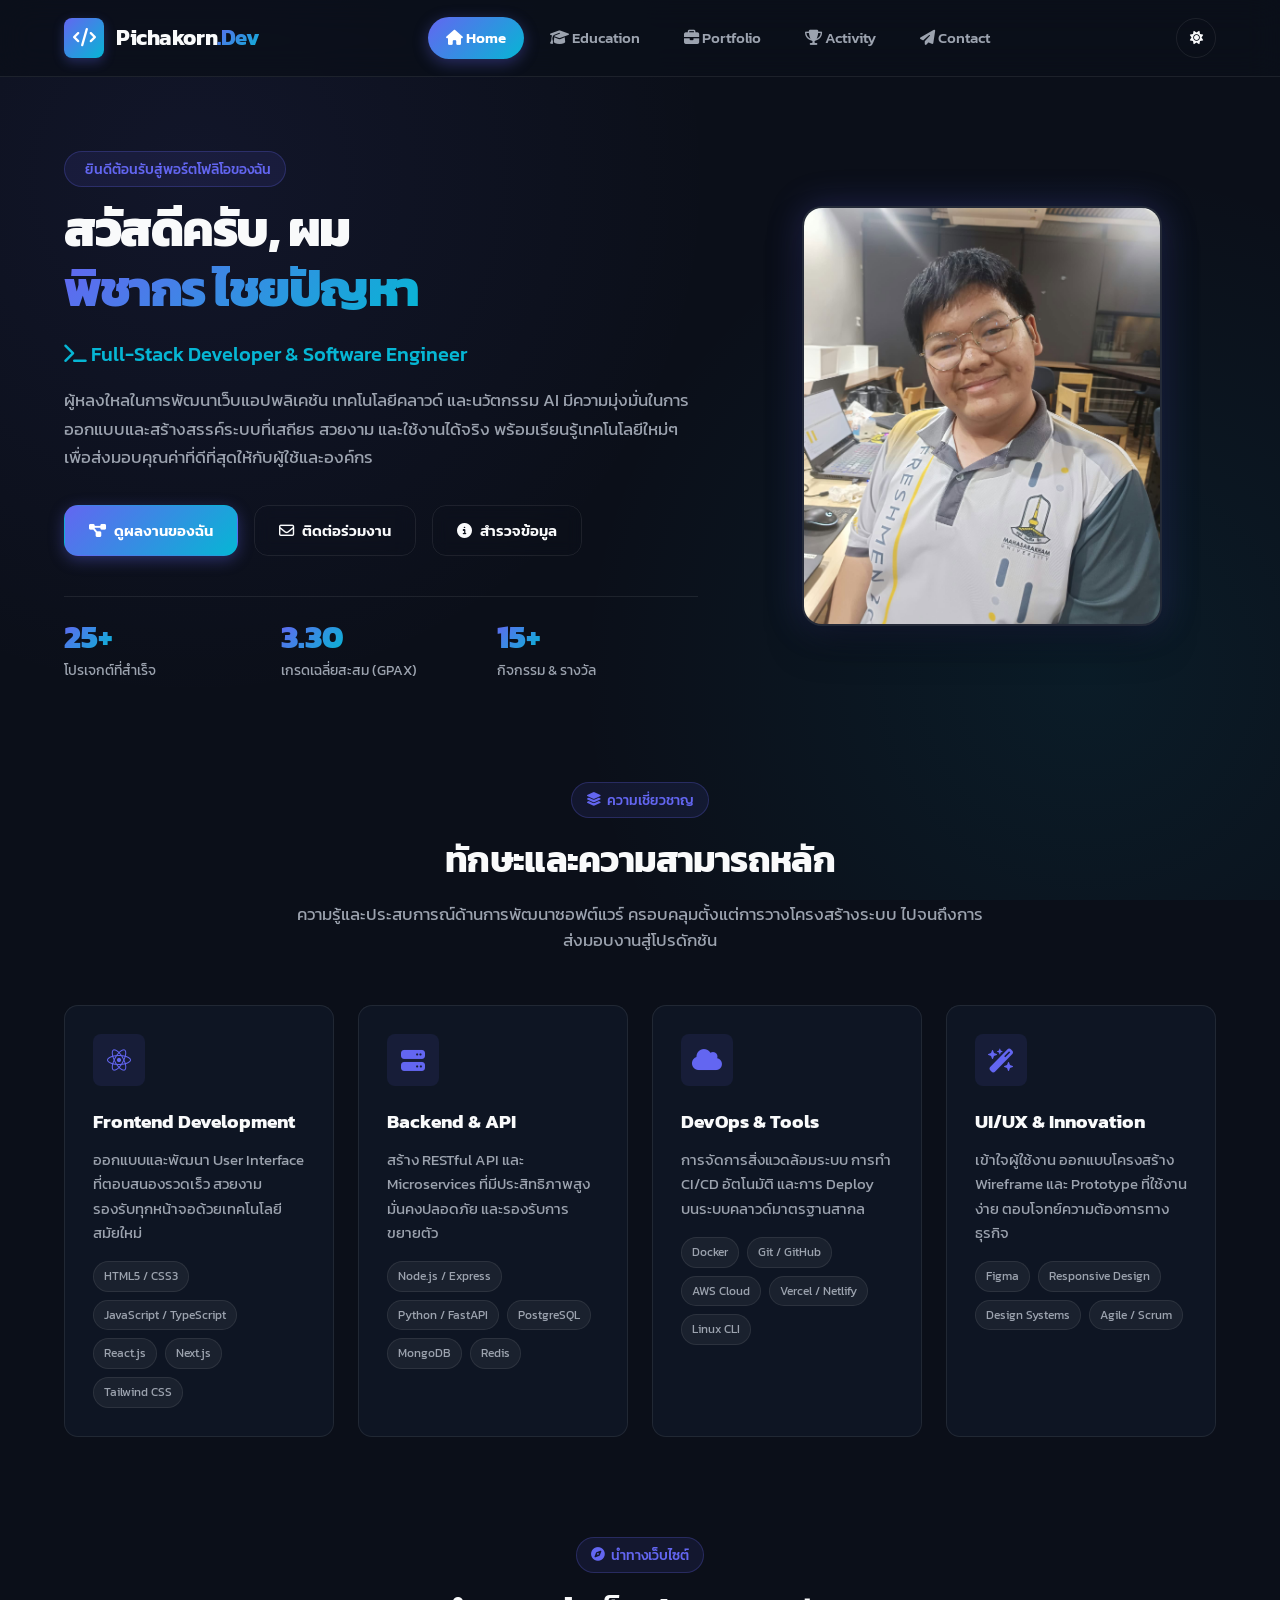
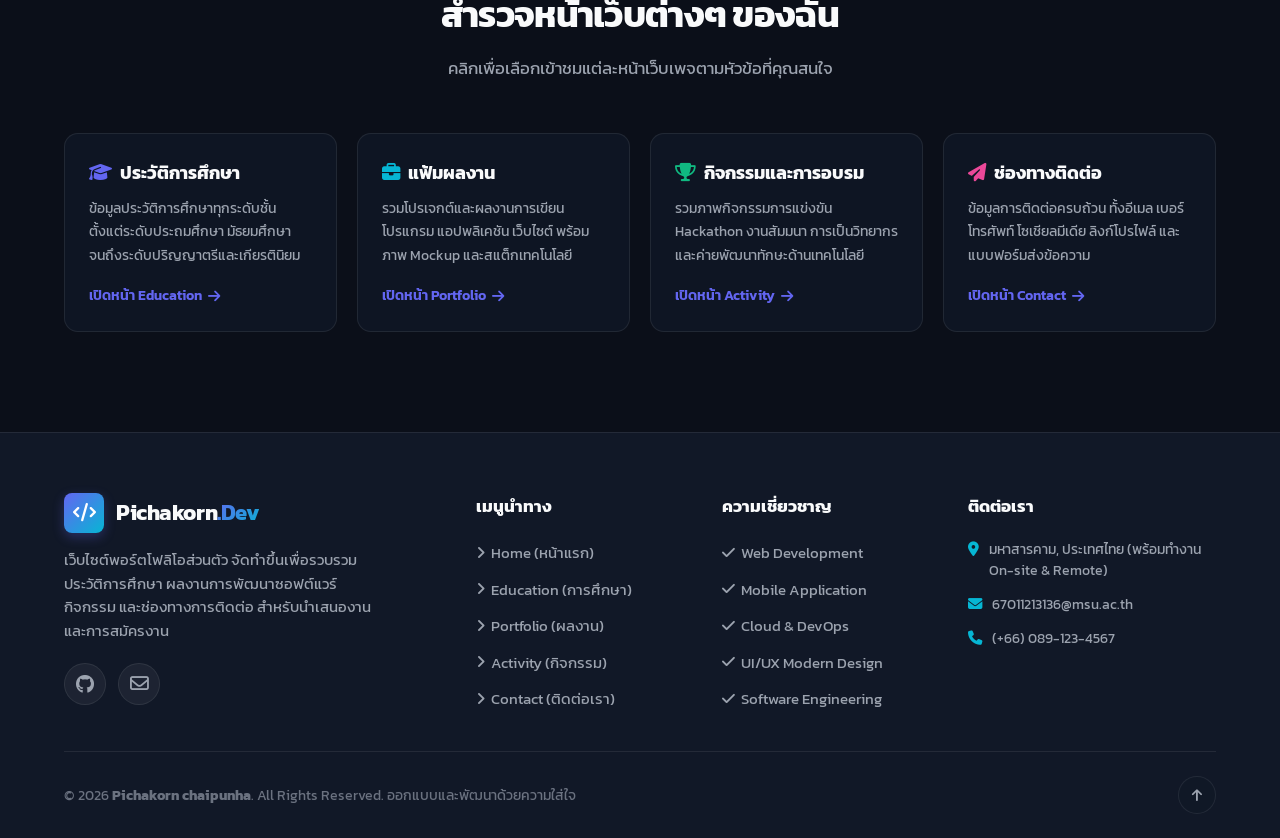
<file: index.html>
<!DOCTYPE html>
<html lang="th" data-theme="dark">
<head>
  <meta charset="UTF-8">
  <meta name="viewport" content="width=device-width, initial-scale=1.0">
  <title>หน้าแรก | Pichakorn Portfolio</title>
  <meta name="description" content="แฟ้มสะสมผลงานและประวัติส่วนตัวของ พิชากร ไชยปัญหา - Full-Stack Developer & Software Engineer">
  <link rel="stylesheet" href="css/style.css">
  <!-- Font Awesome Icons -->
  <link rel="stylesheet" href="https://cdnjs.cloudflare.com/ajax/libs/font-awesome/6.5.1/css/all.min.css">
</head>
<body>

  <!-- Navigation Bar -->
  <header class="site-header">
    <div class="container navbar">
      <a href="index.html" class="brand-logo">
        <div class="logo-icon"><i class="fa-solid fa-code"></i></div>
        <span>Pichakorn<span class="gradient-text">.Dev</span></span>
      </a>

      <nav class="nav-links" id="navLinks">
        <a href="index.html" class="nav-link active"><i class="fa-solid fa-house"></i> Home</a>
        <a href="education.html" class="nav-link"><i class="fa-solid fa-graduation-cap"></i> Education</a>
        <a href="portfolio.html" class="nav-link"><i class="fa-solid fa-briefcase"></i> Portfolio</a>
        <a href="activity.html" class="nav-link"><i class="fa-solid fa-trophy"></i> Activity</a>
        <a href="contact.html" class="nav-link"><i class="fa-solid fa-paper-plane"></i> Contact</a>
      </nav>

      <div class="nav-actions">
        <button class="theme-toggle-btn" id="themeToggle" title="สลับโหมดการแสดงผล">
          <i class="fa-solid fa-sun"></i>
        </button>
        <button class="mobile-toggle" id="mobileToggle" aria-label="เปิดเมนู">
          <i class="fa-solid fa-bars"></i>
        </button>
      </div>
    </div>
  </header>

  <!-- Main Content -->
  <main class="main-content">
    
    <!-- Hero Section -->
    <section class="hero-section">
      <div class="container">
        <div class="hero-grid">
          
          <!-- Text Introduction -->
          <div class="hero-content">
            <div class="badge">
              <i class="fa-solid fa-sparkles"></i> ยินดีต้อนรับสู่พอร์ตโฟลิโอของฉัน
            </div>
            <h1>
              สวัสดีครับ, ผม <span class="gradient-text">พิชากร ไชยปัญหา</span>
            </h1>
            <div class="subtitle">
              <i class="fa-solid fa-terminal"></i> Full-Stack Developer &amp; Software Engineer
            </div>
            <p class="bio">
              ผู้หลงใหลในการพัฒนาเว็บแอปพลิเคชัน เทคโนโลยีคลาวด์ และนวัตกรรม AI มีความมุ่งมั่นในการออกแบบและสร้างสรรค์ระบบที่เสถียร สวยงาม และใช้งานได้จริง พร้อมเรียนรู้เทคโนโลยีใหม่ๆ เพื่อส่งมอบคุณค่าที่ดีที่สุดให้กับผู้ใช้และองค์กร
            </p>

            <div class="hero-actions">
              <a href="portfolio.html" class="btn btn-primary">
                <i class="fa-solid fa-diagram-project"></i> ดูผลงานของฉัน
              </a>
              <a href="contact.html" class="btn btn-outline">
                <i class="fa-regular fa-envelope"></i> ติดต่อร่วมงาน
              </a>
              <a href="#quickNav" class="btn btn-outline">
                <i class="fa-solid fa-circle-info"></i> สำรวจข้อมูล
              </a>
            </div>

            <!-- Stats Highlight -->
            <div class="hero-stats">
              <div class="stat-item">
                <div class="stat-number gradient-text">25+</div>
                <div class="stat-label">โปรเจกต์ที่สำเร็จ</div>
              </div>
              <div class="stat-item">
                <div class="stat-number gradient-text">3.30</div>
                <div class="stat-label">เกรดเฉลี่ยสะสม (GPAX)</div>
              </div>
              <div class="stat-item">
                <div class="stat-number gradient-text">15+</div>
                <div class="stat-label">กิจกรรม &amp; รางวัล</div>
              </div>
            </div>
          </div>

          <!-- Hero Image & Badges -->
          <div class="hero-image-wrap">
            <div class="hero-avatar-card">
              <img src="images/ME1.jpg" alt="รูปโปรไฟล์ พิชากร ไชยปัญหา">
            </div>

           

            

        </div>
      </div>
    </section>

    <!-- Skills & Expertise Section -->
    <section class="section-home-skills">
      <div class="container">
        <div class="section-header">
          <div class="badge"><i class="fa-solid fa-layer-group"></i> ความเชี่ยวชาญ</div>
          <h2 class="section-title">ทักษะและความสามารถหลัก</h2>
          <p class="section-desc">ความรู้และประสบการณ์ด้านการพัฒนาซอฟต์แวร์ ครอบคลุมตั้งแต่การวางโครงสร้างระบบ ไปจนถึงการส่งมอบงานสู่โปรดักชัน</p>
        </div>

        <div class="skills-grid">
          <div class="skill-card">
            <div class="skill-icon"><i class="fa-brands fa-react"></i></div>
            <h3>Frontend Development</h3>
            <p>ออกแบบและพัฒนา User Interface ที่ตอบสนองรวดเร็ว สวยงาม รองรับทุกหน้าจอด้วยเทคโนโลยีสมัยใหม่</p>
            <div class="skill-tags">
              <span class="skill-tag">HTML5 / CSS3</span>
              <span class="skill-tag">JavaScript / TypeScript</span>
              <span class="skill-tag">React.js</span>
              <span class="skill-tag">Next.js</span>
              <span class="skill-tag">Tailwind CSS</span>
            </div>
          </div>

          <div class="skill-card">
            <div class="skill-icon"><i class="fa-solid fa-server"></i></div>
            <h3>Backend &amp; API</h3>
            <p>สร้าง RESTful API และ Microservices ที่มีประสิทธิภาพสูง มั่นคงปลอดภัย และรองรับการขยายตัว</p>
            <div class="skill-tags">
              <span class="skill-tag">Node.js / Express</span>
              <span class="skill-tag">Python / FastAPI</span>
              <span class="skill-tag">PostgreSQL</span>
              <span class="skill-tag">MongoDB</span>
              <span class="skill-tag">Redis</span>
            </div>
          </div>

          <div class="skill-card">
            <div class="skill-icon"><i class="fa-solid fa-cloud"></i></div>
            <h3>DevOps &amp; Tools</h3>
            <p>การจัดการสิ่งแวดล้อมระบบ การทำ CI/CD อัตโนมัติ และการ Deploy บนระบบคลาวด์มาตรฐานสากล</p>
            <div class="skill-tags">
              <span class="skill-tag">Docker</span>
              <span class="skill-tag">Git / GitHub</span>
              <span class="skill-tag">AWS Cloud</span>
              <span class="skill-tag">Vercel / Netlify</span>
              <span class="skill-tag">Linux CLI</span>
            </div>
          </div>

          <div class="skill-card">
            <div class="skill-icon"><i class="fa-solid fa-wand-magic-sparkles"></i></div>
            <h3>UI/UX &amp; Innovation</h3>
            <p>เข้าใจผู้ใช้งาน ออกแบบโครงสร้าง Wireframe และ Prototype ที่ใช้งานง่าย ตอบโจทย์ความต้องการทางธุรกิจ</p>
            <div class="skill-tags">
              <span class="skill-tag">Figma</span>
              <span class="skill-tag">Responsive Design</span>
              <span class="skill-tag">Design Systems</span>
              <span class="skill-tag">Agile / Scrum</span>
            </div>
          </div>
        </div>
      </div>
    </section>

    <!-- Quick Navigation Hub -->
    <section id="quickNav" style="padding: 40px 0;">
      <div class="container">
        <div class="section-header">
          <div class="badge"><i class="fa-solid fa-compass"></i> นำทางเว็บไซต์</div>
          <h2 class="section-title">สำรวจหน้าเว็บต่างๆ ของฉัน</h2>
          <p class="section-desc">คลิกเพื่อเลือกเข้าชมแต่ละหน้าเว็บเพจตามหัวข้อที่คุณสนใจ</p>
        </div>

        <div class="quick-nav-grid">
          
          <a href="education.html" class="quick-nav-card">
            <div>
              <h4><i class="fa-solid fa-graduation-cap" style="color: var(--accent-primary);"></i> ประวัติการศึกษา</h4>
              <p>ข้อมูลประวัติการศึกษาทุกระดับชั้น ตั้งแต่ระดับประถมศึกษา มัธยมศึกษา จนถึงระดับปริญญาตรีและเกียรตินิยม</p>
            </div>
            <span class="arrow-link">เปิดหน้า Education <i class="fa-solid fa-arrow-right"></i></span>
          </a>

          <a href="portfolio.html" class="quick-nav-card">
            <div>
              <h4><i class="fa-solid fa-briefcase" style="color: var(--accent-secondary);"></i> แฟ้มผลงาน</h4>
              <p>รวมโปรเจกต์และผลงานการเขียนโปรแกรม แอปพลิเคชัน เว็บไซต์ พร้อมภาพ Mockup และสแต็กเทคโนโลยี</p>
            </div>
            <span class="arrow-link">เปิดหน้า Portfolio <i class="fa-solid fa-arrow-right"></i></span>
          </a>

          <a href="activity.html" class="quick-nav-card">
            <div>
              <h4><i class="fa-solid fa-trophy" style="color: var(--accent-emerald);"></i> กิจกรรมและการอบรม</h4>
              <p>รวมภาพกิจกรรมการแข่งขัน Hackathon งานสัมมนา การเป็นวิทยากร และค่ายพัฒนาทักษะด้านเทคโนโลยี</p>
            </div>
            <span class="arrow-link">เปิดหน้า Activity <i class="fa-solid fa-arrow-right"></i></span>
          </a>

          <a href="contact.html" class="quick-nav-card">
            <div>
              <h4><i class="fa-solid fa-paper-plane" style="color: var(--accent-pink);"></i> ช่องทางติดต่อ</h4>
              <p>ข้อมูลการติดต่อครบถ้วน ทั้งอีเมล เบอร์โทรศัพท์ โซเชียลมีเดีย ลิงก์โปรไฟล์ และแบบฟอร์มส่งข้อความ</p>
            </div>
            <span class="arrow-link">เปิดหน้า Contact <i class="fa-solid fa-arrow-right"></i></span>
          </a>

        </div>
      </div>
    </section>

  </main>

  <!-- ==========================================================================
       UNIFIED FOOTER (Used identically across all pages)
       ========================================================================== -->
  <footer class="site-footer">
    <div class="container">
      <div class="footer-grid">
        
        <!-- Col 1: Brand Info -->
        <div class="footer-brand">
          <div class="brand-logo">
            <div class="logo-icon"><i class="fa-solid fa-code"></i></div>
            <span>Pichakorn<span class="gradient-text">.Dev</span></span>
          </div>
          <p>
            เว็บไซต์พอร์ตโฟลิโอส่วนตัว จัดทำขึ้นเพื่อรวบรวมประวัติการศึกษา ผลงานการพัฒนาซอฟต์แวร์ กิจกรรม และช่องทางการติดต่อ สำหรับนำเสนองานและการสมัครงาน
          </p>
          <div class="social-links">
            <a href="https://github.com/pichaa720-dev/maha-sarakham" target="_blank" rel="noopener noreferrer" class="social-btn" aria-label="GitHub"><i class="fa-brands fa-github"></i></a>
            <a href="67011213136@msu.ac.th" class="social-btn" aria-label="Email"><i class="fa-regular fa-envelope"></i></a>
            
          </div>
        </div>

        <!-- Col 2: Navigation Links -->
        <div class="footer-col">
          <h4 class="footer-heading">เมนูนำทาง</h4>
          <ul class="footer-links-list">
            <li><a href="index.html" class="footer-link"><i class="fa-solid fa-angle-right"></i> Home (หน้าแรก)</a></li>
            <li><a href="education.html" class="footer-link"><i class="fa-solid fa-angle-right"></i> Education (การศึกษา)</a></li>
            <li><a href="portfolio.html" class="footer-link"><i class="fa-solid fa-angle-right"></i> Portfolio (ผลงาน)</a></li>
            <li><a href="activity.html" class="footer-link"><i class="fa-solid fa-angle-right"></i> Activity (กิจกรรม)</a></li>
            <li><a href="contact.html" class="footer-link"><i class="fa-solid fa-angle-right"></i> Contact (ติดต่อเรา)</a></li>
          </ul>
        </div>

        <!-- Col 3: Key Competencies -->
        <div class="footer-col">
          <h4 class="footer-heading">ความเชี่ยวชาญ</h4>
          <ul class="footer-links-list">
            <li><span class="footer-link"><i class="fa-solid fa-check"></i> Web Development</span></li>
            <li><span class="footer-link"><i class="fa-solid fa-check"></i> Mobile Application</span></li>
            <li><span class="footer-link"><i class="fa-solid fa-check"></i> Cloud &amp; DevOps</span></li>
            <li><span class="footer-link"><i class="fa-solid fa-check"></i> UI/UX Modern Design</span></li>
            <li><span class="footer-link"><i class="fa-solid fa-check"></i> Software Engineering</span></li>
          </ul>
        </div>

        <!-- Col 4: Contact Summary -->
        <div class="footer-col">
          <h4 class="footer-heading">ติดต่อเรา</h4>
          <div class="footer-contact-item">
            <i class="fa-solid fa-location-dot"></i>
            <span>มหาสารคาม, ประเทศไทย (พร้อมทำงาน On-site &amp; Remote)</span>
          </div>
          <div class="footer-contact-item">
            <i class="fa-solid fa-envelope"></i>
            <span>67011213136@msu.ac.th</span>
          </div>
          <div class="footer-contact-item">
            <i class="fa-solid fa-phone"></i>
            <span>(+66) 089-123-4567</span>
          </div>
        </div>

      </div>

      <!-- Bottom Bar -->
      <div class="footer-bottom">
        <div>
          &copy; 2026 <strong>Pichakorn chaipunha</strong>. All Rights Reserved. ออกแบบและพัฒนาด้วยความใส่ใจ
        </div>
        <button class="back-to-top" id="backToTop" aria-label="กลับสู่ด้านบน">
          <i class="fa-solid fa-arrow-up"></i>
        </button>
      </div>
    </div>
  </footer>

  <script src="js/main.js"></script>
</body>
</html>
</file>
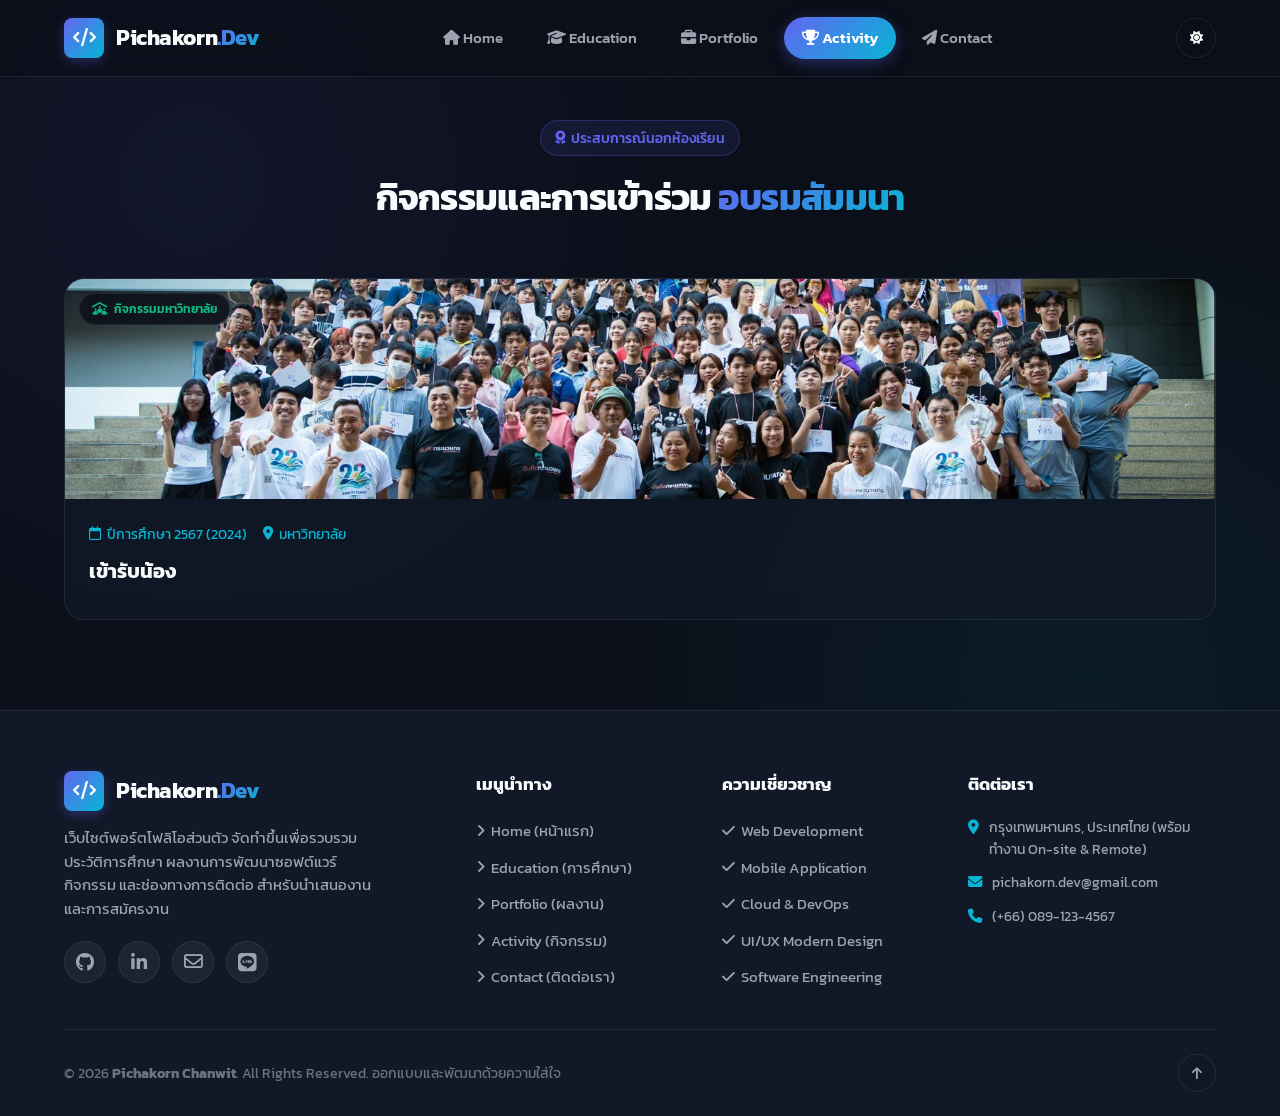
<file: activity.html>
<!DOCTYPE html>
<html lang="th" data-theme="dark">
<head>
  <meta charset="UTF-8">
  <meta name="viewport" content="width=device-width, initial-scale=1.0">
  <title>กิจกรรมและการอบรม (Activity) | Pichakorn Portfolio</title>
  <meta name="description" content="ประวัติกิจกรรม การเข้าร่วมอบรม สัมมนา การแข่งขัน Hackathon และงานอาสาสมัครของ พิชากร ไชยปัญหา">
  <link rel="stylesheet" href="css/style.css">
  <!-- Font Awesome Icons -->
  <link rel="stylesheet" href="https://cdnjs.cloudflare.com/ajax/libs/font-awesome/6.5.1/css/all.min.css">
</head>
<body>

  <!-- Navigation Bar -->
  <header class="site-header">
    <div class="container navbar">
      <a href="index.html" class="brand-logo">
        <div class="logo-icon"><i class="fa-solid fa-code"></i></div>
        <span>Pichakorn<span class="gradient-text">.Dev</span></span>
      </a>

      <nav class="nav-links" id="navLinks">
        <a href="index.html" class="nav-link"><i class="fa-solid fa-house"></i> Home</a>
        <a href="education.html" class="nav-link"><i class="fa-solid fa-graduation-cap"></i> Education</a>
        <a href="portfolio.html" class="nav-link"><i class="fa-solid fa-briefcase"></i> Portfolio</a>
        <a href="activity.html" class="nav-link active"><i class="fa-solid fa-trophy"></i> Activity</a>
        <a href="contact.html" class="nav-link"><i class="fa-solid fa-paper-plane"></i> Contact</a>
      </nav>

      <div class="nav-actions">
        <button class="theme-toggle-btn" id="themeToggle" title="สลับโหมดการแสดงผล">
          <i class="fa-solid fa-sun"></i>
        </button>
        <button class="mobile-toggle" id="mobileToggle" aria-label="เปิดเมนู">
          <i class="fa-solid fa-bars"></i>
        </button>
      </div>
    </div>
  </header>

  <!-- Main Content -->
  <main class="main-content">
    <section class="activity-section" style="padding: 30px 0;">
      <div class="container">
        
        <!-- Section Header -->
        <div class="section-header">
          <div class="badge"><i class="fa-solid fa-award"></i> ประสบการณ์นอกห้องเรียน</div>
          <h1 class="section-title">กิจกรรมและการเข้าร่วม <span class="gradient-text">อบรมสัมมนา</span></h1>
          <p class="section-desc">
          </p>
        </div>

        <!-- Activity Grid -->
        <div class="activity-grid">

         

         

          <!-- Activity 6: Student Club Tech Lead -->
          <div class="activity-card">
            <div class="activity-thumb">
              <img src="images/cmd_2.png" alt="Student Club Technology Lead" loading="lazy">
              <span class="activity-type-badge">
                <i class="fa-solid fa-people-roof"></i> กิจกรรมมหาวิทยาลัย
              </span>
            </div>
            <div class="activity-body">
              <div class="activity-meta">
                <span class="meta-item"><i class="fa-regular fa-calendar"></i> ปีการศึกษา 2567 (2024)</span>
                <span class="meta-item"><i class="fa-solid fa-location-dot"></i> มหาวิทยาลัย</span>
              </div>
              <h2 class="activity-title">เข้ารับน้อง</h2>
              
              
              
            </div>
          </div>

        </div>

      </div>
    </section>
  </main>

  <!-- ==========================================================================
       UNIFIED FOOTER (Used identically across all pages)
       ========================================================================== -->
  <footer class="site-footer">
    <div class="container">
      <div class="footer-grid">
        
        <!-- Col 1: Brand Info -->
        <div class="footer-brand">
          <div class="brand-logo">
            <div class="logo-icon"><i class="fa-solid fa-code"></i></div>
            <span>Pichakorn<span class="gradient-text">.Dev</span></span>
          </div>
          <p>
            เว็บไซต์พอร์ตโฟลิโอส่วนตัว จัดทำขึ้นเพื่อรวบรวมประวัติการศึกษา ผลงานการพัฒนาซอฟต์แวร์ กิจกรรม และช่องทางการติดต่อ สำหรับนำเสนองานและการสมัครงาน
          </p>
          <div class="social-links">
            <a href="https://github.com" target="_blank" rel="noopener noreferrer" class="social-btn" aria-label="GitHub"><i class="fa-brands fa-github"></i></a>
            <a href="https://linkedin.com" target="_blank" rel="noopener noreferrer" class="social-btn" aria-label="LinkedIn"><i class="fa-brands fa-linkedin-in"></i></a>
            <a href="mailto:pichakorn.dev@gmail.com" class="social-btn" aria-label="Email"><i class="fa-regular fa-envelope"></i></a>
            <a href="https://line.me" target="_blank" rel="noopener noreferrer" class="social-btn" aria-label="Line"><i class="fa-brands fa-line"></i></a>
          </div>
        </div>

        <!-- Col 2: Navigation Links -->
        <div class="footer-col">
          <h4 class="footer-heading">เมนูนำทาง</h4>
          <ul class="footer-links-list">
            <li><a href="index.html" class="footer-link"><i class="fa-solid fa-angle-right"></i> Home (หน้าแรก)</a></li>
            <li><a href="education.html" class="footer-link"><i class="fa-solid fa-angle-right"></i> Education (การศึกษา)</a></li>
            <li><a href="portfolio.html" class="footer-link"><i class="fa-solid fa-angle-right"></i> Portfolio (ผลงาน)</a></li>
            <li><a href="activity.html" class="footer-link"><i class="fa-solid fa-angle-right"></i> Activity (กิจกรรม)</a></li>
            <li><a href="contact.html" class="footer-link"><i class="fa-solid fa-angle-right"></i> Contact (ติดต่อเรา)</a></li>
          </ul>
        </div>

        <!-- Col 3: Key Competencies -->
        <div class="footer-col">
          <h4 class="footer-heading">ความเชี่ยวชาญ</h4>
          <ul class="footer-links-list">
            <li><span class="footer-link"><i class="fa-solid fa-check"></i> Web Development</span></li>
            <li><span class="footer-link"><i class="fa-solid fa-check"></i> Mobile Application</span></li>
            <li><span class="footer-link"><i class="fa-solid fa-check"></i> Cloud &amp; DevOps</span></li>
            <li><span class="footer-link"><i class="fa-solid fa-check"></i> UI/UX Modern Design</span></li>
            <li><span class="footer-link"><i class="fa-solid fa-check"></i> Software Engineering</span></li>
          </ul>
        </div>

        <!-- Col 4: Contact Summary -->
        <div class="footer-col">
          <h4 class="footer-heading">ติดต่อเรา</h4>
          <div class="footer-contact-item">
            <i class="fa-solid fa-location-dot"></i>
            <span>กรุงเทพมหานคร, ประเทศไทย (พร้อมทำงาน On-site &amp; Remote)</span>
          </div>
          <div class="footer-contact-item">
            <i class="fa-solid fa-envelope"></i>
            <span>pichakorn.dev@gmail.com</span>
          </div>
          <div class="footer-contact-item">
            <i class="fa-solid fa-phone"></i>
            <span>(+66) 089-123-4567</span>
          </div>
        </div>

      </div>

      <!-- Bottom Bar -->
      <div class="footer-bottom">
        <div>
          &copy; 2026 <strong>Pichakorn Chanwit</strong>. All Rights Reserved. ออกแบบและพัฒนาด้วยความใส่ใจ
        </div>
        <button class="back-to-top" id="backToTop" aria-label="กลับสู่ด้านบน">
          <i class="fa-solid fa-arrow-up"></i>
        </button>
      </div>
    </div>
  </footer>

  <script src="js/main.js"></script>
</body>
</html>
</file>
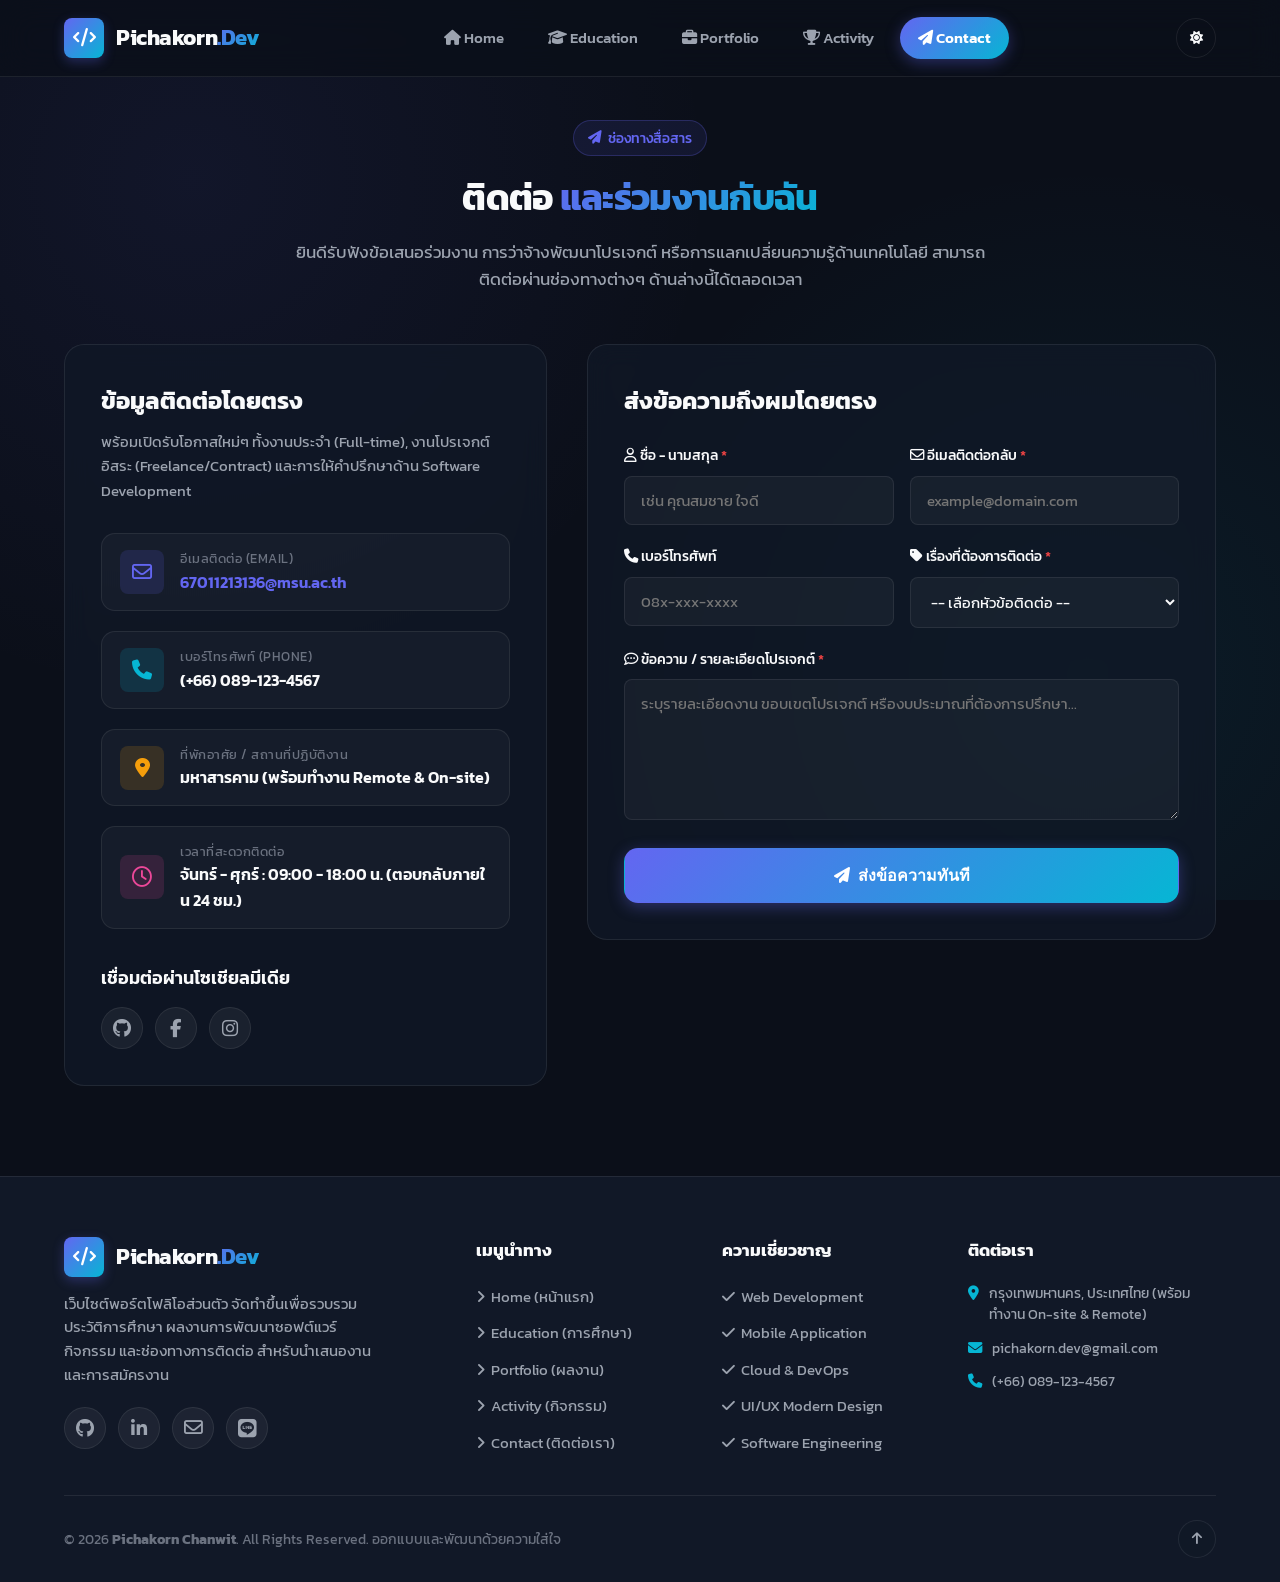
<file: contact.html>
<!DOCTYPE html>
<html lang="th" data-theme="dark">
<head>
  <meta charset="UTF-8">
  <meta name="viewport" content="width=device-width, initial-scale=1.0">
  <title>ข้อมูลติดต่อ (Contact) | Pichakorn Portfolio</title>
  <meta name="description" content="ช่องทางการติดต่อ พิชากร ไชยปัญหา สำหรับการสมัครงาน เสนอโปรเจกต์ฟรีแลนซ์ หรือการร่วมงานด้านซอฟต์แวร์">
  <link rel="stylesheet" href="css/style.css">
  <!-- Font Awesome Icons -->
  <link rel="stylesheet" href="https://cdnjs.cloudflare.com/ajax/libs/font-awesome/6.5.1/css/all.min.css">
</head>
<body>

  <!-- Navigation Bar -->
  <header class="site-header">
    <div class="container navbar">
      <a href="index.html" class="brand-logo">
        <div class="logo-icon"><i class="fa-solid fa-code"></i></div>
        <span>Pichakorn<span class="gradient-text">.Dev</span></span>
      </a>

      <nav class="nav-links" id="navLinks">
        <a href="index.html" class="nav-link"><i class="fa-solid fa-house"></i> Home</a>
        <a href="education.html" class="nav-link"><i class="fa-solid fa-graduation-cap"></i> Education</a>
        <a href="portfolio.html" class="nav-link"><i class="fa-solid fa-briefcase"></i> Portfolio</a>
        <a href="activity.html" class="nav-link"><i class="fa-solid fa-trophy"></i> Activity</a>
        <a href="contact.html" class="nav-link active"><i class="fa-solid fa-paper-plane"></i> Contact</a>
      </nav>

      <div class="nav-actions">
        <button class="theme-toggle-btn" id="themeToggle" title="สลับโหมดการแสดงผล">
          <i class="fa-solid fa-sun"></i>
        </button>
        <button class="mobile-toggle" id="mobileToggle" aria-label="เปิดเมนู">
          <i class="fa-solid fa-bars"></i>
        </button>
      </div>
    </div>
  </header>

  <!-- Main Content -->
  <main class="main-content">
    <section class="contact-section" style="padding: 30px 0;">
      <div class="container">
        
        <!-- Section Header -->
        <div class="section-header">
          <div class="badge"><i class="fa-solid fa-paper-plane"></i> ช่องทางสื่อสาร</div>
          <h1 class="section-title">ติดต่อ <span class="gradient-text">และร่วมงานกับฉัน</span></h1>
          <p class="section-desc">
            ยินดีรับฟังข้อเสนอร่วมงาน การว่าจ้างพัฒนาโปรเจกต์ หรือการแลกเปลี่ยนความรู้ด้านเทคโนโลยี สามารถติดต่อผ่านช่องทางต่างๆ ด้านล่างนี้ได้ตลอดเวลา
          </p>
        </div>

        <div class="contact-grid">

          <!-- Left Column: Contact Details Card -->
          <div class="contact-info-card">
            <h3>ข้อมูลติดต่อโดยตรง</h3>
            <p class="desc">
              พร้อมเปิดรับโอกาสใหม่ๆ ทั้งงานประจำ (Full-time), งานโปรเจกต์อิสระ (Freelance/Contract) และการให้คำปรึกษาด้าน Software Development
            </p>

            <div class="contact-item-list">

              <!-- Email -->
              <div class="contact-item">
                <div class="contact-icon">
                  <i class="fa-regular fa-envelope"></i>
                </div>
                <div class="contact-details">
                  <div class="label">อีเมลติดต่อ (Email)</div>
                  <a href="67011213136@msu.ac.th" class="val" style="color: var(--accent-primary);">
                    67011213136@msu.ac.th
                  </a>
                </div>
              </div>

              <!-- Phone -->
              <div class="contact-item">
                <div class="contact-icon" style="background: rgba(6, 182, 212, 0.15); color: var(--accent-secondary);">
                  <i class="fa-solid fa-phone"></i>
                </div>
                <div class="contact-details">
                  <div class="label">เบอร์โทรศัพท์ (Phone)</div>
                  <a href="tel:0891234567" class="val">
                    (+66) 089-123-4567
                  </a>
                </div>
              </div>

              

              <!-- Location -->
              <div class="contact-item">
                <div class="contact-icon" style="background: rgba(245, 158, 11, 0.15); color: var(--accent-amber);">
                  <i class="fa-solid fa-location-dot"></i>
                </div>
                <div class="contact-details">
                  <div class="label">ที่พักอาศัย / สถานที่ปฏิบัติงาน</div>
                  <div class="val">มหาสารคาม (พร้อมทำงาน Remote &amp; On-site)</div>
                </div>
              </div>

              <!-- Working Hours -->
              <div class="contact-item">
                <div class="contact-icon" style="background: rgba(236, 72, 153, 0.15); color: var(--accent-pink);">
                  <i class="fa-regular fa-clock"></i>
                </div>
                <div class="contact-details">
                  <div class="label">เวลาที่สะดวกติดต่อ</div>
                  <div class="val">จันทร์ - ศุกร์ : 09:00 - 18:00 น. (ตอบกลับภายใน 24 ชม.)</div>
                </div>
              </div>

            </div>

            <!-- Social Media Profiles -->
            <h4 style="font-size: 1.1rem; margin-bottom: 14px; font-weight: 600;">เชื่อมต่อผ่านโซเชียลมีเดีย</h4>
            <div class="social-links">
              <a href="https://github.com/pichaa720-dev/maha-sarakham" target="_blank" rel="noopener noreferrer" class="social-btn" aria-label="GitHub"><i class="fa-brands fa-github"></i></a>
              <a href="https://www.facebook.com/phi.cha.kr.chiy.payha" target="_blank" rel="noopener noreferrer" class="social-btn" aria-label="Facebook"><i class="fa-brands fa-facebook-f"></i></a>
              <a href="https://www.instagram.com/pichakorn_48/" target="_blank" rel="noopener noreferrer" class="social-btn" aria-label="Instagram"><i class="fa-brands fa-instagram"></i></a>
            </div>
          </div>

          <!-- Right Column: Interactive Contact Form -->
          <div class="contact-form-wrap">
            <h3>ส่งข้อความถึงผมโดยตรง</h3>

            <!-- Toast Alert on Submit -->
            <div class="toast-alert toast-success" id="toastAlert">
              <i class="fa-solid fa-circle-check" style="font-size: 1.3rem;"></i>
              <div>
                <strong>ส่งข้อความสำเร็จเรียบร้อย!</strong>
                <div style="font-size: 0.85rem; opacity: 0.9;">ขอบคุณสำหรับข้อความครับ ผมจะติดต่อกลับไปยังอีเมลของคุณโดยเร็วที่สุด</div>
              </div>
            </div>

            <form id="contactForm">
              
              <div class="form-row">
                <div class="form-group">
                  <label for="senderName" class="form-label">
                    <i class="fa-regular fa-user"></i> ชื่อ - นามสกุล <span style="color: #ef4444;">*</span>
                  </label>
                  <input type="text" id="senderName" class="form-control" placeholder="เช่น คุณสมชาย ใจดี" required>
                </div>

                <div class="form-group">
                  <label for="senderEmail" class="form-label">
                    <i class="fa-regular fa-envelope"></i> อีเมลติดต่อกลับ <span style="color: #ef4444;">*</span>
                  </label>
                  <input type="email" id="senderEmail" class="form-control" placeholder="example@domain.com" required>
                </div>
              </div>

              <div class="form-row">
                <div class="form-group">
                  <label for="senderPhone" class="form-label">
                    <i class="fa-solid fa-phone"></i> เบอร์โทรศัพท์
                  </label>
                  <input type="tel" id="senderPhone" class="form-control" placeholder="08x-xxx-xxxx">
                </div>

                <div class="form-group">
                  <label for="contactSubject" class="form-label">
                    <i class="fa-solid fa-tag"></i> เรื่องที่ต้องการติดต่อ <span style="color: #ef4444;">*</span>
                  </label>
                  <select id="contactSubject" class="form-control" required style="cursor: pointer;">
                    <option value="" disabled selected>-- เลือกหัวข้อติดต่อ --</option>
                    <option value="job">เสนองานประจำ (Full-time Job Offer)</option>
                    <option value="freelance">ว่าจ้างทำโปรเจกต์ / ฟรีแลนซ์ (Freelance Project)</option>
                    <option value="consult">ปรึกษาและพัฒนาระบบ (System Consulting)</option>
                    <option value="speech">เชิญเป็นวิทยากร / บรรยาย (Guest Speaker)</option>
                    <option value="general">สอบถามข้อมูลทั่วไป (General Inquiry)</option>
                  </select>
                </div>
              </div>

              <div class="form-group">
                <label for="senderMessage" class="form-label">
                  <i class="fa-regular fa-comment-dots"></i> ข้อความ / รายละเอียดโปรเจกต์ <span style="color: #ef4444;">*</span>
                </label>
                <textarea id="senderMessage" class="form-control" rows="5" placeholder="ระบุรายละเอียดงาน ขอบเขตโปรเจกต์ หรืองบประมาณที่ต้องการปรึกษา..." required></textarea>
              </div>

              <button type="submit" class="btn btn-primary" style="width: 100%; padding: 14px; font-size: 1rem;">
                <i class="fa-solid fa-paper-plane"></i> ส่งข้อความทันที
              </button>

            </form>
          </div>

        </div>

      </div>
    </section>
  </main>

  <!-- ==========================================================================
       UNIFIED FOOTER (Used identically across all pages)
       ========================================================================== -->
  <footer class="site-footer">
    <div class="container">
      <div class="footer-grid">
        
        <!-- Col 1: Brand Info -->
        <div class="footer-brand">
          <div class="brand-logo">
            <div class="logo-icon"><i class="fa-solid fa-code"></i></div>
            <span>Pichakorn<span class="gradient-text">.Dev</span></span>
          </div>
          <p>
            เว็บไซต์พอร์ตโฟลิโอส่วนตัว จัดทำขึ้นเพื่อรวบรวมประวัติการศึกษา ผลงานการพัฒนาซอฟต์แวร์ กิจกรรม และช่องทางการติดต่อ สำหรับนำเสนองานและการสมัครงาน
          </p>
          <div class="social-links">
            <a href="https://github.com" target="_blank" rel="noopener noreferrer" class="social-btn" aria-label="GitHub"><i class="fa-brands fa-github"></i></a>
            <a href="https://linkedin.com" target="_blank" rel="noopener noreferrer" class="social-btn" aria-label="LinkedIn"><i class="fa-brands fa-linkedin-in"></i></a>
            <a href="mailto:pichakorn.dev@gmail.com" class="social-btn" aria-label="Email"><i class="fa-regular fa-envelope"></i></a>
            <a href="https://line.me" target="_blank" rel="noopener noreferrer" class="social-btn" aria-label="Line"><i class="fa-brands fa-line"></i></a>
          </div>
        </div>

        <!-- Col 2: Navigation Links -->
        <div class="footer-col">
          <h4 class="footer-heading">เมนูนำทาง</h4>
          <ul class="footer-links-list">
            <li><a href="index.html" class="footer-link"><i class="fa-solid fa-angle-right"></i> Home (หน้าแรก)</a></li>
            <li><a href="education.html" class="footer-link"><i class="fa-solid fa-angle-right"></i> Education (การศึกษา)</a></li>
            <li><a href="portfolio.html" class="footer-link"><i class="fa-solid fa-angle-right"></i> Portfolio (ผลงาน)</a></li>
            <li><a href="activity.html" class="footer-link"><i class="fa-solid fa-angle-right"></i> Activity (กิจกรรม)</a></li>
            <li><a href="contact.html" class="footer-link"><i class="fa-solid fa-angle-right"></i> Contact (ติดต่อเรา)</a></li>
          </ul>
        </div>

        <!-- Col 3: Key Competencies -->
        <div class="footer-col">
          <h4 class="footer-heading">ความเชี่ยวชาญ</h4>
          <ul class="footer-links-list">
            <li><span class="footer-link"><i class="fa-solid fa-check"></i> Web Development</span></li>
            <li><span class="footer-link"><i class="fa-solid fa-check"></i> Mobile Application</span></li>
            <li><span class="footer-link"><i class="fa-solid fa-check"></i> Cloud &amp; DevOps</span></li>
            <li><span class="footer-link"><i class="fa-solid fa-check"></i> UI/UX Modern Design</span></li>
            <li><span class="footer-link"><i class="fa-solid fa-check"></i> Software Engineering</span></li>
          </ul>
        </div>

        <!-- Col 4: Contact Summary -->
        <div class="footer-col">
          <h4 class="footer-heading">ติดต่อเรา</h4>
          <div class="footer-contact-item">
            <i class="fa-solid fa-location-dot"></i>
            <span>กรุงเทพมหานคร, ประเทศไทย (พร้อมทำงาน On-site &amp; Remote)</span>
          </div>
          <div class="footer-contact-item">
            <i class="fa-solid fa-envelope"></i>
            <span>pichakorn.dev@gmail.com</span>
          </div>
          <div class="footer-contact-item">
            <i class="fa-solid fa-phone"></i>
            <span>(+66) 089-123-4567</span>
          </div>
        </div>

      </div>

      <!-- Bottom Bar -->
      <div class="footer-bottom">
        <div>
          &copy; 2026 <strong>Pichakorn Chanwit</strong>. All Rights Reserved. ออกแบบและพัฒนาด้วยความใส่ใจ
        </div>
        <button class="back-to-top" id="backToTop" aria-label="กลับสู่ด้านบน">
          <i class="fa-solid fa-arrow-up"></i>
        </button>
      </div>
    </div>
  </footer>

  <script src="js/main.js"></script>
</body>
</html>
</file>
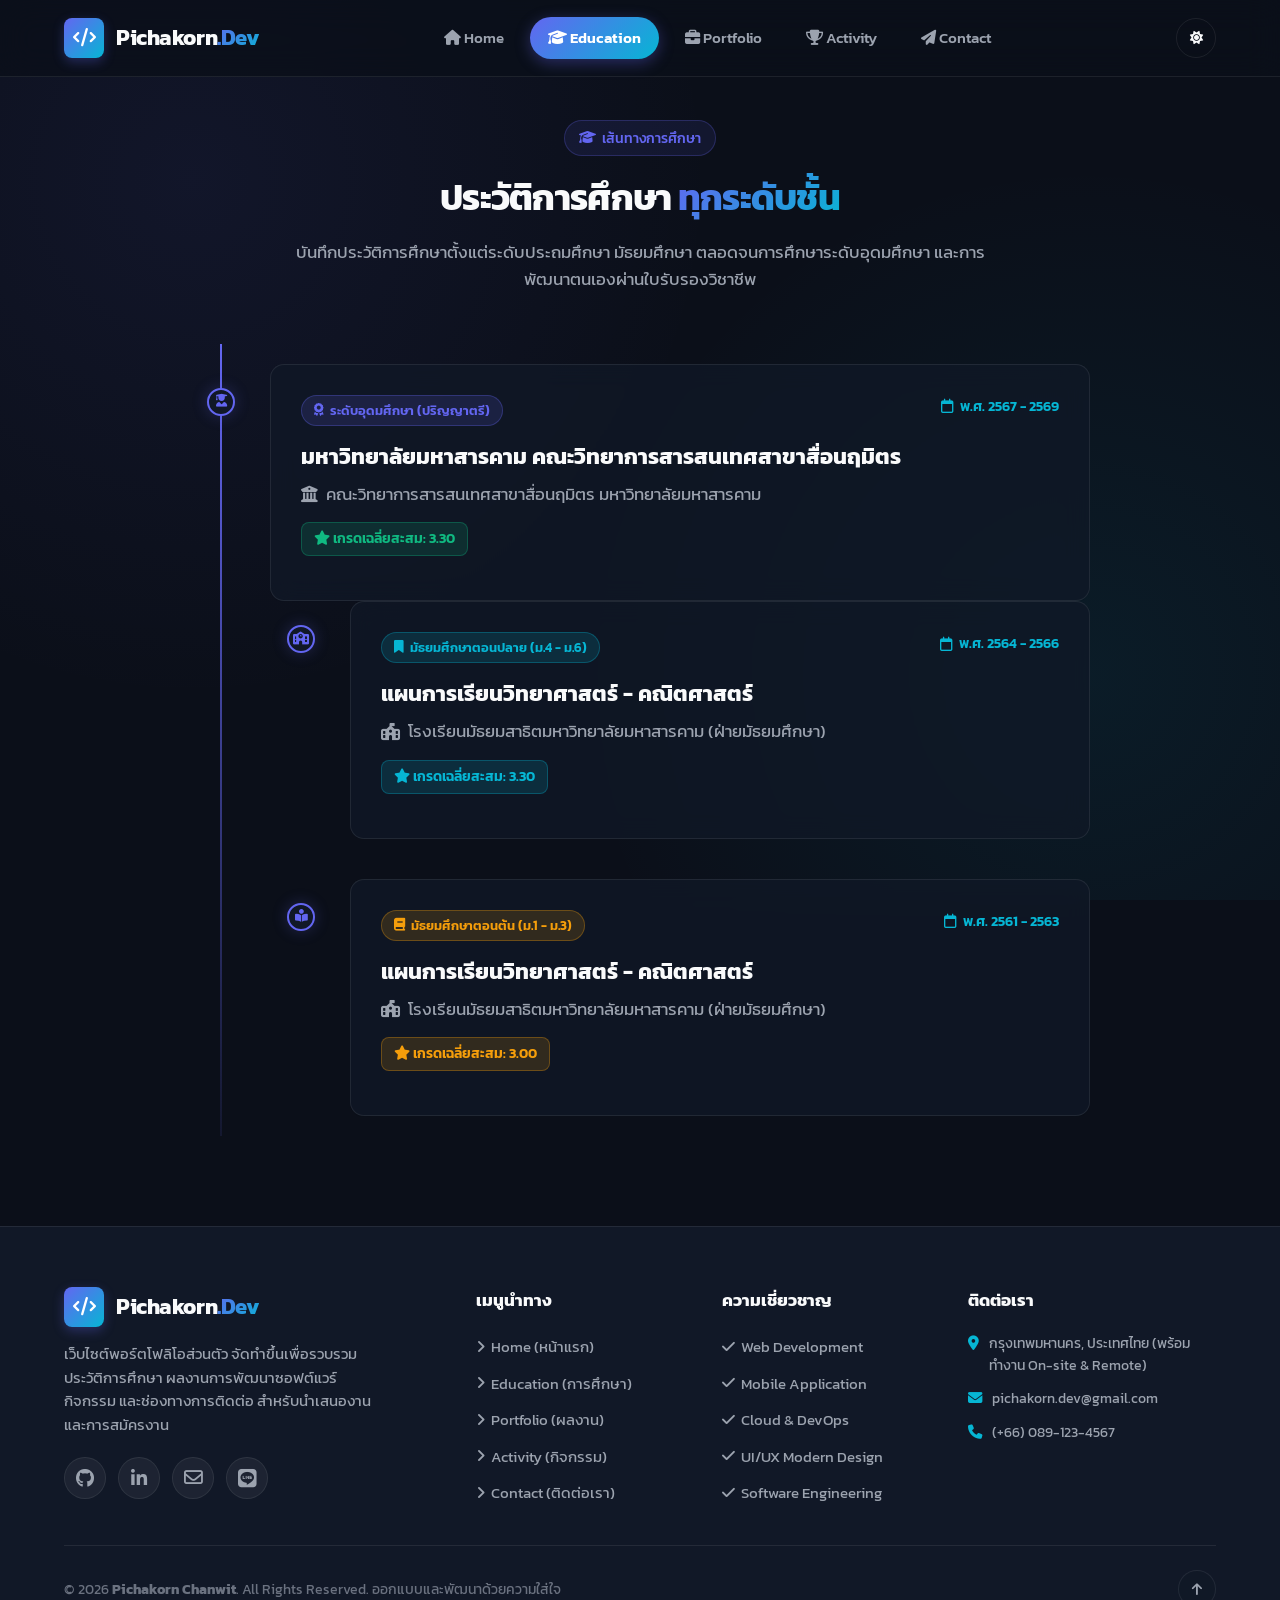
<file: education.html>
<!DOCTYPE html>
<html lang="th" data-theme="dark">
<head>
  <meta charset="UTF-8">
  <meta name="viewport" content="width=device-width, initial-scale=1.0">
  <title>ประวัติการศึกษา (Education) | Pichakorn Portfolio</title>
  <meta name="description" content="ประวัติการศึกษาทุกระดับชั้นของ พิชากร ไชยปัญหา ตั้งแต่ระดับประถมศึกษา มัธยมศึกษา จนถึงระดับปริญญาตรีและเกียรตินิยม">
  <link rel="stylesheet" href="css/style.css">
  <!-- Font Awesome Icons -->
  <link rel="stylesheet" href="https://cdnjs.cloudflare.com/ajax/libs/font-awesome/6.5.1/css/all.min.css">
</head>
<body>

  <!-- Navigation Bar -->
  <header class="site-header">
    <div class="container navbar">
      <a href="index.html" class="brand-logo">
        <div class="logo-icon"><i class="fa-solid fa-code"></i></div>
        <span>Pichakorn<span class="gradient-text">.Dev</span></span>
      </a>

      <nav class="nav-links" id="navLinks">
        <a href="index.html" class="nav-link"><i class="fa-solid fa-house"></i> Home</a>
        <a href="education.html" class="nav-link active"><i class="fa-solid fa-graduation-cap"></i> Education</a>
        <a href="portfolio.html" class="nav-link"><i class="fa-solid fa-briefcase"></i> Portfolio</a>
        <a href="activity.html" class="nav-link"><i class="fa-solid fa-trophy"></i> Activity</a>
        <a href="contact.html" class="nav-link"><i class="fa-solid fa-paper-plane"></i> Contact</a>
      </nav>

      <div class="nav-actions">
        <button class="theme-toggle-btn" id="themeToggle" title="สลับโหมดการแสดงผล">
          <i class="fa-solid fa-sun"></i>
        </button>
        <button class="mobile-toggle" id="mobileToggle" aria-label="เปิดเมนู">
          <i class="fa-solid fa-bars"></i>
        </button>
      </div>
    </div>
  </header>

  <!-- Main Content -->
  <main class="main-content">
    <section class="education-section">
      <div class="container">
        
        <!-- Section Header -->
        <div class="section-header">
          <div class="badge"><i class="fa-solid fa-graduation-cap"></i> เส้นทางการศึกษา</div>
          <h1 class="section-title">ประวัติการศึกษา <span class="gradient-text">ทุกระดับชั้น</span></h1>
          <p class="section-desc">
            บันทึกประวัติการศึกษาตั้งแต่ระดับประถมศึกษา มัธยมศึกษา ตลอดจนการศึกษาระดับอุดมศึกษา และการพัฒนาตนเองผ่านใบรับรองวิชาชีพ
          </p>
        </div>

        <!-- Timeline of Education -->
        <div class="timeline">

          <!-- Level 1: Bachelor's Degree -->
          <div class="timeline-item">
            <div class="timeline-dot">
              <i class="fa-solid fa-user-graduate"></i>
            </div>
            <div class="timeline-card">
              <div class="timeline-header">
                <span class="timeline-level">
                  <i class="fa-solid fa-award"></i> ระดับอุดมศึกษา (ปริญญาตรี)
                </span>
                <span class="timeline-year">
                  <i class="fa-regular fa-calendar"></i> พ.ศ. 2567 - 2569 
                </span>
              </div>
              <h2 class="timeline-title">มหาวิทยาลัยมหาสารคาม คณะวิทยาการสารสนเทศสาขาสื่อนฤมิตร </h2>
              <div class="timeline-institution">
                <i class="fa-solid fa-building-columns"></i> คณะวิทยาการสารสนเทศสาขาสื่อนฤมิตร มหาวิทยาลัยมหาสารคาม
              </div>
              <div>
                <span class="timeline-gpa">
                  <i class="fa-solid fa-star"></i> เกรดเฉลี่ยสะสม: 3.30 
                </span>
              
            </div>
          </div>

          <!-- Level 2: Upper Secondary / High School -->
          <div class="timeline-item">
            <div class="timeline-dot">
              <i class="fa-solid fa-school"></i>
            </div>
            <div class="timeline-card">
              <div class="timeline-header">
                <span class="timeline-level" style="background: rgba(6, 182, 212, 0.15); color: var(--accent-secondary); border-color: rgba(6, 182, 212, 0.3);">
                  <i class="fa-solid fa-bookmark"></i> มัธยมศึกษาตอนปลาย (ม.4 - ม.6)
                </span>
                <span class="timeline-year">
                  <i class="fa-regular fa-calendar"></i> พ.ศ. 2564 - 2566
                </span>
              </div>
              <h2 class="timeline-title">แผนการเรียนวิทยาศาสตร์ - คณิตศาสตร์ </h2>
              <div class="timeline-institution">
                <i class="fa-solid fa-school-flag"></i> โรงเรียนมัธยมสาธิตมหาวิทยาลัยมหาสารคาม (ฝ่ายมัธยมศึกษา)
              </div>
              <div>
                <span class="timeline-gpa" style="background: rgba(6, 182, 212, 0.15); color: var(--accent-secondary); border-color: rgba(6, 182, 212, 0.3);">
                  <i class="fa-solid fa-star"></i> เกรดเฉลี่ยสะสม: 3.30
                </span>
              </div>
              
              </p>
              
            </div>
          </div>

          <!-- Level 3: Lower Secondary / Junior High School -->
          <div class="timeline-item">
            <div class="timeline-dot">
              <i class="fa-solid fa-book-open-reader"></i>
            </div>
            <div class="timeline-card">
              <div class="timeline-header">
                <span class="timeline-level" style="background: rgba(245, 158, 11, 0.15); color: var(--accent-amber); border-color: rgba(245, 158, 11, 0.3);">
                  <i class="fa-solid fa-book"></i> มัธยมศึกษาตอนต้น (ม.1 - ม.3)
                </span>
                <span class="timeline-year">
                  <i class="fa-regular fa-calendar"></i> พ.ศ. 2561 - 2563
                </span>
              </div>
              <h2 class="timeline-title">แผนการเรียนวิทยาศาสตร์ - คณิตศาสตร์ </h2>
              <div class="timeline-institution">
                <i class="fa-solid fa-school-flag"></i> โรงเรียนมัธยมสาธิตมหาวิทยาลัยมหาสารคาม (ฝ่ายมัธยมศึกษา)
              </div>
              <div>
                <span class="timeline-gpa" style="background: rgba(245, 158, 11, 0.15); color: var(--accent-amber); border-color: rgba(245, 158, 11, 0.3);">
                  <i class="fa-solid fa-star"></i> เกรดเฉลี่ยสะสม: 3.00
                
                </span>
              </div>
             
              
            </div>
          </div>

          
        

          </div>
        </div>

      </div>
    </section>
  </main>

  <!-- ==========================================================================
       UNIFIED FOOTER (Used identically across all pages)
       ========================================================================== -->
  <footer class="site-footer">
    <div class="container">
      <div class="footer-grid">
        
        <!-- Col 1: Brand Info -->
        <div class="footer-brand">
          <div class="brand-logo">
            <div class="logo-icon"><i class="fa-solid fa-code"></i></div>
            <span>Pichakorn<span class="gradient-text">.Dev</span></span>
          </div>
          <p>
            เว็บไซต์พอร์ตโฟลิโอส่วนตัว จัดทำขึ้นเพื่อรวบรวมประวัติการศึกษา ผลงานการพัฒนาซอฟต์แวร์ กิจกรรม และช่องทางการติดต่อ สำหรับนำเสนองานและการสมัครงาน
          </p>
          <div class="social-links">
            <a href="https://github.com" target="_blank" rel="noopener noreferrer" class="social-btn" aria-label="GitHub"><i class="fa-brands fa-github"></i></a>
            <a href="https://linkedin.com" target="_blank" rel="noopener noreferrer" class="social-btn" aria-label="LinkedIn"><i class="fa-brands fa-linkedin-in"></i></a>
            <a href="mailto:pichakorn.dev@gmail.com" class="social-btn" aria-label="Email"><i class="fa-regular fa-envelope"></i></a>
            <a href="https://line.me" target="_blank" rel="noopener noreferrer" class="social-btn" aria-label="Line"><i class="fa-brands fa-line"></i></a>
          </div>
        </div>

        <!-- Col 2: Navigation Links -->
        <div class="footer-col">
          <h4 class="footer-heading">เมนูนำทาง</h4>
          <ul class="footer-links-list">
            <li><a href="index.html" class="footer-link"><i class="fa-solid fa-angle-right"></i> Home (หน้าแรก)</a></li>
            <li><a href="education.html" class="footer-link"><i class="fa-solid fa-angle-right"></i> Education (การศึกษา)</a></li>
            <li><a href="portfolio.html" class="footer-link"><i class="fa-solid fa-angle-right"></i> Portfolio (ผลงาน)</a></li>
            <li><a href="activity.html" class="footer-link"><i class="fa-solid fa-angle-right"></i> Activity (กิจกรรม)</a></li>
            <li><a href="contact.html" class="footer-link"><i class="fa-solid fa-angle-right"></i> Contact (ติดต่อเรา)</a></li>
          </ul>
        </div>

        <!-- Col 3: Key Competencies -->
        <div class="footer-col">
          <h4 class="footer-heading">ความเชี่ยวชาญ</h4>
          <ul class="footer-links-list">
            <li><span class="footer-link"><i class="fa-solid fa-check"></i> Web Development</span></li>
            <li><span class="footer-link"><i class="fa-solid fa-check"></i> Mobile Application</span></li>
            <li><span class="footer-link"><i class="fa-solid fa-check"></i> Cloud &amp; DevOps</span></li>
            <li><span class="footer-link"><i class="fa-solid fa-check"></i> UI/UX Modern Design</span></li>
            <li><span class="footer-link"><i class="fa-solid fa-check"></i> Software Engineering</span></li>
          </ul>
        </div>

        <!-- Col 4: Contact Summary -->
        <div class="footer-col">
          <h4 class="footer-heading">ติดต่อเรา</h4>
          <div class="footer-contact-item">
            <i class="fa-solid fa-location-dot"></i>
            <span>กรุงเทพมหานคร, ประเทศไทย (พร้อมทำงาน On-site &amp; Remote)</span>
          </div>
          <div class="footer-contact-item">
            <i class="fa-solid fa-envelope"></i>
            <span>pichakorn.dev@gmail.com</span>
          </div>
          <div class="footer-contact-item">
            <i class="fa-solid fa-phone"></i>
            <span>(+66) 089-123-4567</span>
          </div>
        </div>

      </div>

      <!-- Bottom Bar -->
      <div class="footer-bottom">
        <div>
          &copy; 2026 <strong>Pichakorn Chanwit</strong>. All Rights Reserved. ออกแบบและพัฒนาด้วยความใส่ใจ
        </div>
        <button class="back-to-top" id="backToTop" aria-label="กลับสู่ด้านบน">
          <i class="fa-solid fa-arrow-up"></i>
        </button>
      </div>
    </div>
  </footer>

  <script src="js/main.js"></script>
</body>
</html>
</file>
<file: css/style.css>
/* ==========================================================================
   PORTFOLIO DESIGN SYSTEM
   Modern, Responsive, Multi-page Portfolio
   Fonts: Kanit (Thai) + Inter (English)
   ========================================================================== */

@import url('https://fonts.googleapis.com/css2?family=Inter:wght@300;400;500;600;700;800&family=Kanit:wght@300;400;500;600;700&display=swap');

:root {
  /* Color Palette - Dark Mode Default */
  --bg-primary: #0b0f19;
  --bg-secondary: #111827;
  --bg-card: rgba(17, 24, 39, 0.75);
  --bg-card-hover: rgba(31, 41, 55, 0.85);
  --bg-glass: rgba(11, 15, 25, 0.8);
  --border-color: rgba(255, 255, 255, 0.08);
  --border-focus: rgba(99, 102, 241, 0.5);

  --text-main: #f9fafb;
  --text-muted: #9ca3af;
  --text-dim: #6b7280;

  --accent-primary: #6366f1;
  --accent-gradient: linear-gradient(135deg, #6366f1 0%, #06b6d4 100%);
  --accent-secondary: #06b6d4;
  --accent-glow: rgba(99, 102, 241, 0.25);
  --accent-pink: #ec4899;
  --accent-emerald: #10b981;
  --accent-amber: #f59e0b;

  --radius-sm: 8px;
  --radius-md: 14px;
  --radius-lg: 20px;
  --radius-full: 9999px;

  --shadow-sm: 0 4px 6px -1px rgba(0, 0, 0, 0.1);
  --shadow-md: 0 10px 25px -5px rgba(0, 0, 0, 0.3);
  --shadow-lg: 0 20px 40px -10px rgba(0, 0, 0, 0.5);
  --shadow-glow: 0 0 35px var(--accent-glow);

  --font-base: 'Kanit', 'Inter', -apple-system, BlinkMacSystemFont, sans-serif;
  --transition: all 0.3s cubic-bezier(0.4, 0, 0.2, 1);
}

[data-theme="light"] {
  --bg-primary: #f8fafc;
  --bg-secondary: #ffffff;
  --bg-card: rgba(255, 255, 255, 0.85);
  --bg-card-hover: #ffffff;
  --bg-glass: rgba(255, 255, 255, 0.85);
  --border-color: rgba(0, 0, 0, 0.08);
  --border-focus: rgba(99, 102, 241, 0.5);

  --text-main: #0f172a;
  --text-muted: #475569;
  --text-dim: #94a3b8;

  --accent-glow: rgba(99, 102, 241, 0.15);
  --shadow-md: 0 10px 25px -5px rgba(15, 23, 42, 0.08);
  --shadow-lg: 0 20px 40px -10px rgba(15, 23, 42, 0.12);
}

/* Base Reset */
*, *::before, *::after {
  box-sizing: border-box;
  margin: 0;
  padding: 0;
}

html {
  scroll-behavior: smooth;
  font-size: 16px;
}

body {
  font-family: var(--font-base);
  background-color: var(--bg-primary);
  color: var(--text-main);
  line-height: 1.65;
  min-height: 100vh;
  display: flex;
  flex-direction: column;
  overflow-x: hidden;
  transition: background-color 0.3s ease, color 0.3s ease;
  background-image: 
    radial-gradient(circle at 15% 20%, rgba(99, 102, 241, 0.08) 0%, transparent 40%),
    radial-gradient(circle at 85% 75%, rgba(6, 182, 212, 0.08) 0%, transparent 40%);
  background-attachment: fixed;
}

a {
  color: inherit;
  text-decoration: none;
  transition: var(--transition);
}

img {
  max-width: 100%;
  height: auto;
  display: block;
}

ul {
  list-style: none;
}

/* Utility Containers */
.container {
  width: 100%;
  max-width: 1200px;
  margin: 0 auto;
  padding: 0 24px;
}

.main-content {
  flex: 1 0 auto;
  padding-top: 90px; /* Space for fixed navbar */
  padding-bottom: 60px;
}

/* Typography Helpers */
.gradient-text {
  background: var(--accent-gradient);
  -webkit-background-clip: text;
  -webkit-text-fill-color: transparent;
  display: inline-block;
}

.badge {
  display: inline-flex;
  align-items: center;
  gap: 6px;
  padding: 6px 14px;
  font-size: 0.85rem;
  font-weight: 500;
  border-radius: var(--radius-full);
  background: rgba(99, 102, 241, 0.1);
  color: var(--accent-primary);
  border: 1px solid rgba(99, 102, 241, 0.25);
  margin-bottom: 12px;
}

[data-theme="light"] .badge {
  background: rgba(99, 102, 241, 0.08);
}

.section-header {
  text-align: center;
  max-width: 700px;
  margin: 0 auto 50px auto;
}

.section-header .section-title {
  font-size: 2.25rem;
  font-weight: 700;
  margin-bottom: 12px;
  letter-spacing: -0.02em;
}

.section-header .section-desc {
  color: var(--text-muted);
  font-size: 1.05rem;
  line-height: 1.6;
}

/* Buttons */
.btn {
  display: inline-flex;
  align-items: center;
  justify-content: center;
  gap: 8px;
  padding: 12px 24px;
  border-radius: var(--radius-md);
  font-size: 0.95rem;
  font-weight: 600;
  cursor: pointer;
  border: 1px solid transparent;
  transition: var(--transition);
  text-align: center;
}

.btn-primary {
  background: var(--accent-gradient);
  color: #ffffff;
  box-shadow: 0 4px 15px rgba(99, 102, 241, 0.35);
}

.btn-primary:hover {
  transform: translateY(-2px);
  box-shadow: 0 8px 25px rgba(99, 102, 241, 0.5);
  color: #ffffff;
}

.btn-outline {
  background: transparent;
  color: var(--text-main);
  border-color: var(--border-color);
  backdrop-filter: blur(8px);
}

.btn-outline:hover {
  border-color: var(--accent-primary);
  color: var(--accent-primary);
  background: rgba(99, 102, 241, 0.05);
  transform: translateY(-2px);
}

.btn-sm {
  padding: 8px 16px;
  font-size: 0.85rem;
}

/* ==========================================================================
   NAVIGATION BAR (Fixed Top Header)
   ========================================================================== */
.site-header {
  position: fixed;
  top: 0;
  left: 0;
  width: 100%;
  z-index: 1000;
  background: var(--bg-glass);
  backdrop-filter: blur(16px);
  -webkit-backdrop-filter: blur(16px);
  border-bottom: 1px solid var(--border-color);
  transition: var(--transition);
}

.navbar {
  display: flex;
  align-items: center;
  justify-content: space-between;
  height: 76px;
}

.brand-logo {
  display: flex;
  align-items: center;
  gap: 12px;
  font-size: 1.35rem;
  font-weight: 700;
  letter-spacing: -0.02em;
}

.brand-logo .logo-icon {
  width: 40px;
  height: 40px;
  background: var(--accent-gradient);
  border-radius: var(--radius-sm);
  display: flex;
  align-items: center;
  justify-content: center;
  color: #ffffff;
  font-size: 1.15rem;
  box-shadow: 0 4px 12px rgba(99, 102, 241, 0.3);
}

.nav-links {
  display: flex;
  align-items: center;
  gap: 8px;
}

.nav-link {
  padding: 8px 18px;
  border-radius: var(--radius-full);
  font-size: 0.95rem;
  font-weight: 500;
  color: var(--text-muted);
  transition: var(--transition);
  position: relative;
}

.nav-link:hover {
  color: var(--text-main);
  background: rgba(255, 255, 255, 0.05);
}

[data-theme="light"] .nav-link:hover {
  background: rgba(0, 0, 0, 0.05);
}

.nav-link.active {
  color: #ffffff;
  background: var(--accent-gradient);
  box-shadow: 0 4px 15px rgba(99, 102, 241, 0.35);
  font-weight: 600;
}

.nav-actions {
  display: flex;
  align-items: center;
  gap: 12px;
}

.theme-toggle-btn {
  background: transparent;
  border: 1px solid var(--border-color);
  color: var(--text-main);
  width: 40px;
  height: 40px;
  border-radius: 50%;
  display: flex;
  align-items: center;
  justify-content: center;
  cursor: pointer;
  transition: var(--transition);
}

.theme-toggle-btn:hover {
  border-color: var(--accent-primary);
  color: var(--accent-primary);
  background: rgba(99, 102, 241, 0.1);
}

.mobile-toggle {
  display: none;
  background: none;
  border: none;
  color: var(--text-main);
  font-size: 1.5rem;
  cursor: pointer;
}

/* ==========================================================================
   PAGE: HOME (index.html)
   ========================================================================== */
.hero-section {
  padding: 60px 0 40px 0;
}

.hero-grid {
  display: grid;
  grid-template-columns: 1.15fr 0.85fr;
  align-items: center;
  gap: 50px;
}

.hero-content h1 {
  font-size: 3.1rem;
  font-weight: 800;
  line-height: 1.2;
  margin-bottom: 20px;
  letter-spacing: -0.03em;
}

.hero-content .subtitle {
  font-size: 1.25rem;
  color: var(--accent-secondary);
  font-weight: 500;
  margin-bottom: 16px;
}

.hero-content .bio {
  font-size: 1.05rem;
  color: var(--text-muted);
  line-height: 1.7;
  margin-bottom: 32px;
}

.hero-actions {
  display: flex;
  align-items: center;
  gap: 16px;
  flex-wrap: wrap;
  margin-bottom: 40px;
}

.hero-stats {
  display: grid;
  grid-template-columns: repeat(3, 1fr);
  gap: 16px;
  padding-top: 24px;
  border-top: 1px solid var(--border-color);
}

.stat-item .stat-number {
  font-size: 2rem;
  font-weight: 800;
  color: var(--text-main);
  line-height: 1;
}

.stat-item .stat-label {
  font-size: 0.85rem;
  color: var(--text-muted);
  margin-top: 4px;
}

/* Hero Avatar Box */
.hero-image-wrap {
  position: relative;
  display: flex;
  justify-content: center;
  align-items: center;
}

.hero-avatar-card {
  position: relative;
  width: 360px;
  height: 420px;
  border-radius: var(--radius-lg);
  overflow: hidden;
  box-shadow: var(--shadow-lg), var(--shadow-glow);
  border: 2px solid var(--border-color);
  background: var(--bg-secondary);
  transition: var(--transition);
}

.hero-avatar-card:hover {
  transform: translateY(-6px);
  border-color: rgba(99, 102, 241, 0.4);
}

.hero-avatar-card img {
  width: 100%;
  height: 100%;
  object-fit: cover;
}

.floating-badge {
  position: absolute;
  padding: 12px 18px;
  background: var(--bg-card);
  backdrop-filter: blur(12px);
  border: 1px solid var(--border-color);
  border-radius: var(--radius-md);
  display: flex;
  align-items: center;
  gap: 12px;
  box-shadow: var(--shadow-md);
  animation: float 4s ease-in-out infinite alternate;
}

.floating-badge.badge-top {
  top: -15px;
  right: -15px;
}

.floating-badge.badge-bottom {
  bottom: -15px;
  left: -15px;
  animation-delay: -2s;
}

.badge-icon {
  width: 38px;
  height: 38px;
  border-radius: var(--radius-sm);
  background: rgba(99, 102, 241, 0.2);
  color: var(--accent-primary);
  display: flex;
  align-items: center;
  justify-content: center;
  font-size: 1.1rem;
}

.badge-text .title {
  font-size: 0.85rem;
  font-weight: 700;
  color: var(--text-main);
}

.badge-text .subtitle {
  font-size: 0.75rem;
  color: var(--text-muted);
  margin: 0;
}

@keyframes float {
  0% { transform: translateY(0px); }
  100% { transform: translateY(-10px); }
}

/* Home Skill & About Highlights */
.section-home-skills {
  padding: 60px 0;
}

.skills-grid {
  display: grid;
  grid-template-columns: repeat(auto-fit, minmax(260px, 1fr));
  gap: 24px;
}

.skill-card {
  background: var(--bg-card);
  backdrop-filter: blur(12px);
  border: 1px solid var(--border-color);
  padding: 28px;
  border-radius: var(--radius-md);
  transition: var(--transition);
}

.skill-card:hover {
  transform: translateY(-4px);
  border-color: rgba(99, 102, 241, 0.4);
  box-shadow: var(--shadow-md);
}

.skill-card .skill-icon {
  width: 52px;
  height: 52px;
  border-radius: var(--radius-sm);
  background: rgba(99, 102, 241, 0.1);
  color: var(--accent-primary);
  display: flex;
  align-items: center;
  justify-content: center;
  font-size: 1.5rem;
  margin-bottom: 20px;
}

.skill-card h3 {
  font-size: 1.2rem;
  font-weight: 700;
  margin-bottom: 10px;
}

.skill-card p {
  color: var(--text-muted);
  font-size: 0.95rem;
  line-height: 1.6;
  margin-bottom: 16px;
}

.skill-tags {
  display: flex;
  flex-wrap: wrap;
  gap: 8px;
}

.skill-tag {
  font-size: 0.78rem;
  padding: 4px 10px;
  border-radius: var(--radius-full);
  background: rgba(255, 255, 255, 0.05);
  color: var(--text-muted);
  border: 1px solid var(--border-color);
}

[data-theme="light"] .skill-tag {
  background: rgba(0, 0, 0, 0.05);
}

/* Quick Page Navigation Cards on Home */
.quick-nav-grid {
  display: grid;
  grid-template-columns: repeat(auto-fit, minmax(240px, 1fr));
  gap: 20px;
  margin-top: 50px;
}

.quick-nav-card {
  background: var(--bg-card);
  border: 1px solid var(--border-color);
  padding: 24px;
  border-radius: var(--radius-md);
  display: flex;
  flex-direction: column;
  justify-content: space-between;
  transition: var(--transition);
}

.quick-nav-card:hover {
  border-color: var(--accent-primary);
  transform: translateY(-4px);
  box-shadow: var(--shadow-md);
}

.quick-nav-card h4 {
  font-size: 1.15rem;
  margin-bottom: 8px;
  display: flex;
  align-items: center;
  gap: 8px;
}

.quick-nav-card p {
  font-size: 0.9rem;
  color: var(--text-muted);
  margin-bottom: 16px;
}

.quick-nav-card .arrow-link {
  font-size: 0.88rem;
  color: var(--accent-primary);
  font-weight: 600;
  display: inline-flex;
  align-items: center;
  gap: 6px;
}

/* ==========================================================================
   PAGE: EDUCATION (education.html)
   ========================================================================== */
.education-section {
  padding: 30px 0;
}

.timeline {
  position: relative;
  max-width: 900px;
  margin: 0 auto;
  padding: 20px 0;
}

.timeline::before {
  content: '';
  position: absolute;
  top: 0;
  bottom: 0;
  left: 30px;
  width: 2px;
  background: linear-gradient(180deg, var(--accent-primary) 0%, rgba(99, 102, 241, 0.1) 100%);
}

.timeline-item {
  position: relative;
  padding-left: 80px;
  margin-bottom: 40px;
}

.timeline-item:last-child {
  margin-bottom: 0;
}

.timeline-dot {
  position: absolute;
  left: 17px;
  top: 24px;
  width: 28px;
  height: 28px;
  border-radius: 50%;
  background: var(--bg-secondary);
  border: 2px solid var(--accent-primary);
  display: flex;
  align-items: center;
  justify-content: center;
  color: var(--accent-primary);
  font-size: 0.8rem;
  box-shadow: 0 0 15px var(--accent-glow);
  z-index: 2;
}

.timeline-card {
  background: var(--bg-card);
  backdrop-filter: blur(12px);
  border: 1px solid var(--border-color);
  border-radius: var(--radius-md);
  padding: 30px;
  transition: var(--transition);
}

.timeline-card:hover {
  transform: translateY(-4px);
  border-color: rgba(99, 102, 241, 0.35);
  box-shadow: var(--shadow-md);
}

.timeline-header {
  display: flex;
  justify-content: space-between;
  align-items: flex-start;
  flex-wrap: wrap;
  gap: 12px;
  margin-bottom: 12px;
}

.timeline-level {
  display: inline-flex;
  align-items: center;
  gap: 6px;
  padding: 4px 12px;
  border-radius: var(--radius-full);
  font-size: 0.8rem;
  font-weight: 600;
  background: rgba(99, 102, 241, 0.15);
  color: var(--accent-primary);
  border: 1px solid rgba(99, 102, 241, 0.3);
}

.timeline-year {
  font-size: 0.9rem;
  font-weight: 600;
  color: var(--accent-secondary);
  display: flex;
  align-items: center;
  gap: 6px;
}

.timeline-title {
  font-size: 1.4rem;
  font-weight: 700;
  margin-bottom: 6px;
  color: var(--text-main);
}

.timeline-institution {
  font-size: 1.05rem;
  color: var(--text-muted);
  margin-bottom: 14px;
  display: flex;
  align-items: center;
  gap: 8px;
}

.timeline-gpa {
  display: inline-block;
  padding: 4px 12px;
  border-radius: var(--radius-sm);
  background: rgba(16, 185, 129, 0.15);
  color: var(--accent-emerald);
  font-weight: 600;
  font-size: 0.9rem;
  margin-bottom: 14px;
  border: 1px solid rgba(16, 185, 129, 0.3);
}

.timeline-desc {
  color: var(--text-muted);
  font-size: 0.95rem;
  line-height: 1.65;
  margin-bottom: 18px;
}

.timeline-highlights {
  display: flex;
  flex-wrap: wrap;
  gap: 8px;
}

.highlight-tag {
  font-size: 0.8rem;
  padding: 4px 12px;
  border-radius: var(--radius-full);
  background: rgba(255, 255, 255, 0.05);
  color: var(--text-muted);
  border: 1px solid var(--border-color);
}

/* Certifications / Courses grid */
.cert-section {
  margin-top: 60px;
}

.cert-grid {
  display: grid;
  grid-template-columns: repeat(auto-fit, minmax(280px, 1fr));
  gap: 20px;
}

.cert-card {
  background: var(--bg-card);
  border: 1px solid var(--border-color);
  padding: 22px;
  border-radius: var(--radius-md);
  display: flex;
  gap: 16px;
  align-items: flex-start;
  transition: var(--transition);
}

.cert-card:hover {
  transform: translateY(-3px);
  border-color: var(--accent-secondary);
}

.cert-icon {
  width: 44px;
  height: 44px;
  border-radius: var(--radius-sm);
  background: rgba(6, 182, 212, 0.12);
  color: var(--accent-secondary);
  display: flex;
  align-items: center;
  justify-content: center;
  font-size: 1.3rem;
  flex-shrink: 0;
}

.cert-info h4 {
  font-size: 1.05rem;
  font-weight: 600;
  margin-bottom: 4px;
}

.cert-issuer {
  font-size: 0.85rem;
  color: var(--accent-primary);
  margin-bottom: 6px;
}

.cert-date {
  font-size: 0.8rem;
  color: var(--text-dim);
}

/* ==========================================================================
   PAGE: PORTFOLIO (portfolio.html)
   ========================================================================== */
.portfolio-filter {
  display: flex;
  align-items: center;
  justify-content: center;
  flex-wrap: wrap;
  gap: 10px;
  margin-bottom: 40px;
}

.filter-btn {
  background: var(--bg-card);
  color: var(--text-muted);
  border: 1px solid var(--border-color);
  padding: 8px 20px;
  border-radius: var(--radius-full);
  font-size: 0.9rem;
  font-weight: 500;
  cursor: pointer;
  transition: var(--transition);
}

.filter-btn:hover {
  color: var(--text-main);
  border-color: var(--accent-primary);
}

.filter-btn.active {
  background: var(--accent-gradient);
  color: #ffffff;
  border-color: transparent;
  box-shadow: 0 4px 15px rgba(99, 102, 241, 0.35);
}

.portfolio-grid {
  display: grid;
  grid-template-columns: repeat(auto-fit, minmax(350px, 1fr));
  gap: 30px;
}

.portfolio-card {
  background: var(--bg-card);
  backdrop-filter: blur(12px);
  border: 1px solid var(--border-color);
  border-radius: var(--radius-lg);
  overflow: hidden;
  display: flex;
  flex-direction: column;
  transition: var(--transition);
}

.portfolio-card:hover {
  transform: translateY(-8px);
  border-color: rgba(99, 102, 241, 0.4);
  box-shadow: var(--shadow-lg), var(--shadow-glow);
}

.portfolio-thumb {
  position: relative;
  width: 100%;
  height: 230px;
  overflow: hidden;
  background: var(--bg-secondary);
}

.portfolio-thumb img {
  width: 100%;
  height: 100%;
  object-fit: cover;
  transition: transform 0.5s ease;
}

.portfolio-card:hover .portfolio-thumb img {
  transform: scale(1.06);
}

.portfolio-category-tag {
  position: absolute;
  top: 14px;
  left: 14px;
  background: rgba(11, 15, 25, 0.85);
  backdrop-filter: blur(8px);
  padding: 4px 12px;
  border-radius: var(--radius-full);
  font-size: 0.78rem;
  font-weight: 600;
  color: var(--accent-secondary);
  border: 1px solid var(--border-color);
}

.portfolio-body {
  padding: 24px;
  display: flex;
  flex-direction: column;
  flex-grow: 1;
}

.portfolio-title {
  font-size: 1.25rem;
  font-weight: 700;
  margin-bottom: 8px;
  color: var(--text-main);
}

.portfolio-desc {
  font-size: 0.92rem;
  color: var(--text-muted);
  line-height: 1.6;
  margin-bottom: 20px;
  flex-grow: 1;
}

.portfolio-tech {
  display: flex;
  flex-wrap: wrap;
  gap: 6px;
  margin-bottom: 20px;
}

.tech-tag {
  font-size: 0.78rem;
  padding: 4px 10px;
  border-radius: var(--radius-sm);
  background: rgba(99, 102, 241, 0.1);
  color: var(--accent-primary);
  border: 1px solid rgba(99, 102, 241, 0.2);
}

.portfolio-actions {
  display: flex;
  gap: 12px;
  padding-top: 14px;
  border-top: 1px solid var(--border-color);
}

.portfolio-actions .btn {
  flex: 1;
  font-size: 0.85rem;
  padding: 8px 12px;
}

/* ==========================================================================
   PAGE: ACTIVITY (activity.html)
   ========================================================================== */
.activity-grid {
  display: grid;
  grid-template-columns: repeat(auto-fit, minmax(350px, 1fr));
  gap: 30px;
}

.activity-card {
  background: var(--bg-card);
  backdrop-filter: blur(12px);
  border: 1px solid var(--border-color);
  border-radius: var(--radius-lg);
  overflow: hidden;
  display: flex;
  flex-direction: column;
  transition: var(--transition);
}

.activity-card:hover {
  transform: translateY(-8px);
  border-color: rgba(6, 182, 212, 0.4);
  box-shadow: var(--shadow-lg);
}

.activity-thumb {
  position: relative;
  width: 100%;
  height: 220px;
  overflow: hidden;
  background: var(--bg-secondary);
}

.activity-thumb img {
  width: 100%;
  height: 100%;
  object-fit: cover;
  transition: transform 0.5s ease;
}

.activity-card:hover .activity-thumb img {
  transform: scale(1.06);
}

.activity-type-badge {
  position: absolute;
  top: 14px;
  left: 14px;
  background: rgba(11, 15, 25, 0.85);
  backdrop-filter: blur(8px);
  padding: 5px 12px;
  border-radius: var(--radius-full);
  font-size: 0.78rem;
  font-weight: 600;
  color: var(--accent-emerald);
  border: 1px solid var(--border-color);
  display: flex;
  align-items: center;
  gap: 6px;
}

.activity-body {
  padding: 24px;
  display: flex;
  flex-direction: column;
  flex-grow: 1;
}

.activity-meta {
  display: flex;
  align-items: center;
  gap: 16px;
  font-size: 0.85rem;
  color: var(--accent-secondary);
  margin-bottom: 12px;
  flex-wrap: wrap;
}

.meta-item {
  display: flex;
  align-items: center;
  gap: 6px;
}

.activity-title {
  font-size: 1.25rem;
  font-weight: 700;
  margin-bottom: 10px;
  line-height: 1.4;
  color: var(--text-main);
}

.activity-desc {
  font-size: 0.92rem;
  color: var(--text-muted);
  line-height: 1.6;
  margin-bottom: 16px;
  flex-grow: 1;
}

.activity-outcome {
  background: rgba(99, 102, 241, 0.08);
  border-left: 3px solid var(--accent-primary);
  padding: 10px 14px;
  border-radius: 0 var(--radius-sm) var(--radius-sm) 0;
  font-size: 0.85rem;
  color: var(--text-main);
  margin-bottom: 16px;
}

.activity-tags {
  display: flex;
  flex-wrap: wrap;
  gap: 6px;
}

/* ==========================================================================
   PAGE: CONTACT (contact.html)
   ========================================================================== */
.contact-grid {
  display: grid;
  grid-template-columns: 1fr 1.3fr;
  gap: 40px;
  align-items: flex-start;
}

.contact-info-card {
  background: var(--bg-card);
  backdrop-filter: blur(12px);
  border: 1px solid var(--border-color);
  border-radius: var(--radius-lg);
  padding: 36px;
}

.contact-info-card h3 {
  font-size: 1.5rem;
  font-weight: 700;
  margin-bottom: 10px;
}

.contact-info-card .desc {
  color: var(--text-muted);
  font-size: 0.95rem;
  line-height: 1.6;
  margin-bottom: 30px;
}

.contact-item-list {
  display: flex;
  flex-direction: column;
  gap: 20px;
  margin-bottom: 35px;
}

.contact-item {
  display: flex;
  align-items: center;
  gap: 16px;
  padding: 14px 18px;
  border-radius: var(--radius-md);
  background: rgba(255, 255, 255, 0.03);
  border: 1px solid var(--border-color);
  transition: var(--transition);
}

[data-theme="light"] .contact-item {
  background: rgba(0, 0, 0, 0.03);
}

.contact-item:hover {
  border-color: var(--accent-primary);
  transform: translateX(4px);
}

.contact-icon {
  width: 44px;
  height: 44px;
  border-radius: var(--radius-sm);
  background: rgba(99, 102, 241, 0.15);
  color: var(--accent-primary);
  display: flex;
  align-items: center;
  justify-content: center;
  font-size: 1.25rem;
  flex-shrink: 0;
}

.contact-details .label {
  font-size: 0.8rem;
  color: var(--text-dim);
  text-transform: uppercase;
  letter-spacing: 0.04em;
}

.contact-details .val {
  font-size: 0.98rem;
  font-weight: 600;
  color: var(--text-main);
  word-break: break-all;
}

.social-links {
  display: flex;
  gap: 12px;
  flex-wrap: wrap;
}

.social-btn {
  width: 42px;
  height: 42px;
  border-radius: 50%;
  background: rgba(255, 255, 255, 0.05);
  border: 1px solid var(--border-color);
  display: flex;
  align-items: center;
  justify-content: center;
  color: var(--text-muted);
  font-size: 1.15rem;
  transition: var(--transition);
}

.social-btn:hover {
  background: var(--accent-primary);
  color: #ffffff;
  border-color: var(--accent-primary);
  transform: translateY(-3px);
}

/* Contact Form */
.contact-form-wrap {
  background: var(--bg-card);
  backdrop-filter: blur(12px);
  border: 1px solid var(--border-color);
  border-radius: var(--radius-lg);
  padding: 36px;
}

.contact-form-wrap h3 {
  font-size: 1.5rem;
  font-weight: 700;
  margin-bottom: 24px;
}

.form-group {
  margin-bottom: 20px;
}

.form-label {
  display: block;
  font-size: 0.9rem;
  font-weight: 500;
  margin-bottom: 8px;
  color: var(--text-main);
}

.form-control {
  width: 100%;
  padding: 12px 16px;
  border-radius: var(--radius-sm);
  background: rgba(255, 255, 255, 0.04);
  border: 1px solid var(--border-color);
  color: var(--text-main);
  font-family: inherit;
  font-size: 0.95rem;
  transition: var(--transition);
  outline: none;
}

[data-theme="light"] .form-control {
  background: rgba(0, 0, 0, 0.03);
}

.form-control:focus {
  border-color: var(--accent-primary);
  box-shadow: 0 0 0 3px rgba(99, 102, 241, 0.2);
}

textarea.form-control {
  resize: vertical;
  min-height: 130px;
}

.form-row {
  display: grid;
  grid-template-columns: 1fr 1fr;
  gap: 16px;
}

/* Toast Alert Message */
.toast-alert {
  display: none;
  padding: 14px 20px;
  border-radius: var(--radius-md);
  margin-bottom: 20px;
  font-size: 0.92rem;
  align-items: center;
  gap: 12px;
}

.toast-alert.show {
  display: flex;
}

.toast-success {
  background: rgba(16, 185, 129, 0.15);
  color: #34d399;
  border: 1px solid rgba(16, 185, 129, 0.3);
}

/* ==========================================================================
   UNIFIED FOOTER (Used identically across all pages)
   ========================================================================== */
.site-footer {
  background: var(--bg-secondary);
  border-top: 1px solid var(--border-color);
  padding: 60px 0 24px 0;
  margin-top: auto;
}

.footer-grid {
  display: grid;
  grid-template-columns: 1.8fr 1fr 1fr 1.2fr;
  gap: 40px;
  margin-bottom: 40px;
}

.footer-brand .brand-logo {
  margin-bottom: 16px;
}

.footer-brand p {
  color: var(--text-muted);
  font-size: 0.92rem;
  line-height: 1.6;
  max-width: 320px;
  margin-bottom: 20px;
}

.footer-heading {
  font-size: 1.05rem;
  font-weight: 700;
  color: var(--text-main);
  margin-bottom: 18px;
  position: relative;
}

.footer-links-list {
  display: flex;
  flex-direction: column;
  gap: 10px;
}

.footer-link {
  color: var(--text-muted);
  font-size: 0.92rem;
  transition: var(--transition);
  display: inline-flex;
  align-items: center;
  gap: 6px;
}

.footer-link:hover {
  color: var(--accent-primary);
  transform: translateX(4px);
}

.footer-contact-item {
  display: flex;
  align-items: flex-start;
  gap: 10px;
  color: var(--text-muted);
  font-size: 0.9rem;
  margin-bottom: 12px;
  line-height: 1.5;
}

.footer-contact-item i {
  color: var(--accent-secondary);
  margin-top: 3px;
}

.footer-bottom {
  padding-top: 24px;
  border-top: 1px solid var(--border-color);
  display: flex;
  align-items: center;
  justify-content: space-between;
  flex-wrap: wrap;
  gap: 16px;
  font-size: 0.88rem;
  color: var(--text-dim);
}

.back-to-top {
  width: 38px;
  height: 38px;
  border-radius: 50%;
  background: var(--bg-card);
  border: 1px solid var(--border-color);
  color: var(--text-muted);
  display: flex;
  align-items: center;
  justify-content: center;
  cursor: pointer;
  transition: var(--transition);
}

.back-to-top:hover {
  background: var(--accent-primary);
  color: #ffffff;
  border-color: var(--accent-primary);
  transform: translateY(-3px);
}

/* ==========================================================================
   MODAL / LIGHTBOX FOR PORTFOLIO
   ========================================================================== */
.modal-overlay {
  position: fixed;
  top: 0;
  left: 0;
  width: 100%;
  height: 100%;
  background: rgba(0, 0, 0, 0.75);
  backdrop-filter: blur(8px);
  z-index: 2000;
  display: none;
  align-items: center;
  justify-content: center;
  padding: 20px;
  opacity: 0;
  transition: opacity 0.3s ease;
}

.modal-overlay.active {
  display: flex;
  opacity: 1;
}

.modal-box {
  background: var(--bg-secondary);
  border: 1px solid var(--border-color);
  border-radius: var(--radius-lg);
  max-width: 700px;
  width: 100%;
  max-height: 90vh;
  overflow-y: auto;
  position: relative;
  box-shadow: var(--shadow-lg);
  padding: 32px;
}

.modal-close {
  position: absolute;
  top: 20px;
  right: 20px;
  background: none;
  border: none;
  color: var(--text-muted);
  font-size: 1.5rem;
  cursor: pointer;
  transition: var(--transition);
}

.modal-close:hover {
  color: var(--text-main);
  transform: rotate(90deg);
}

/* ==========================================================================
   RESPONSIVE DESIGN (Media Queries)
   ========================================================================== */
@media (max-width: 992px) {
  .hero-grid {
    grid-template-columns: 1fr;
    text-align: center;
    gap: 40px;
  }

  .hero-actions {
    justify-content: center;
  }

  .hero-stats {
    justify-content: center;
  }

  .footer-grid {
    grid-template-columns: 1fr 1fr;
    gap: 30px;
  }

  .contact-grid {
    grid-template-columns: 1fr;
  }
}

@media (max-width: 768px) {
  .mobile-toggle {
    display: block;
  }

  .nav-links {
    position: fixed;
    top: 76px;
    left: 0;
    width: 100%;
    background: var(--bg-secondary);
    border-bottom: 1px solid var(--border-color);
    flex-direction: column;
    padding: 24px;
    gap: 12px;
    transform: translateY(-150%);
    opacity: 0;
    pointer-events: none;
    transition: all 0.3s cubic-bezier(0.4, 0, 0.2, 1);
    box-shadow: var(--shadow-lg);
  }

  .nav-links.active {
    transform: translateY(0);
    opacity: 1;
    pointer-events: auto;
  }

  .nav-link {
    width: 100%;
    text-align: center;
    padding: 12px;
  }

  .hero-content h1 {
    font-size: 2.3rem;
  }

  .hero-avatar-card {
    width: 290px;
    height: 350px;
  }

  .timeline::before {
    left: 15px;
  }

  .timeline-dot {
    left: 2px;
  }

  .timeline-item {
    padding-left: 45px;
  }

  .portfolio-grid,
  .activity-grid {
    grid-template-columns: 1fr;
  }

  .form-row {
    grid-template-columns: 1fr;
  }

  .footer-grid {
    grid-template-columns: 1fr;
  }

  .footer-bottom {
    flex-direction: column;
    text-align: center;
  }
}
</file>
